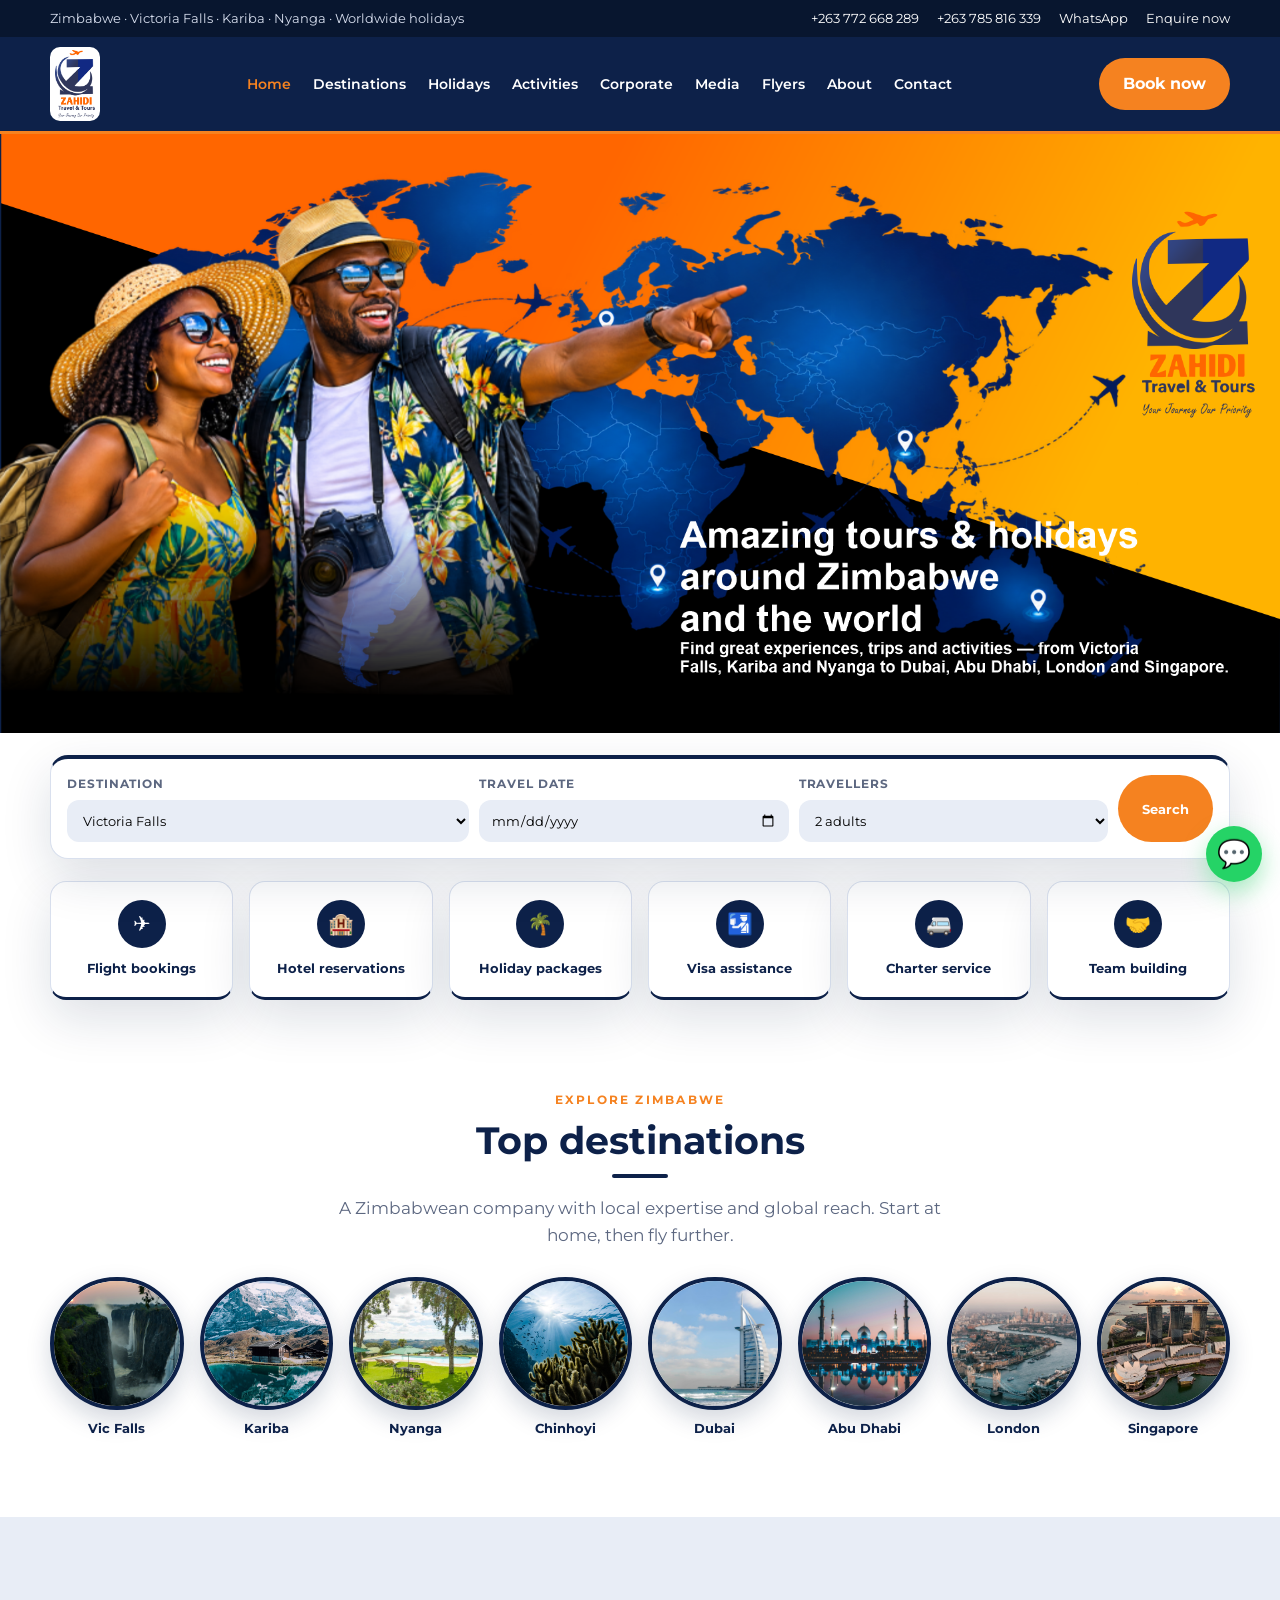
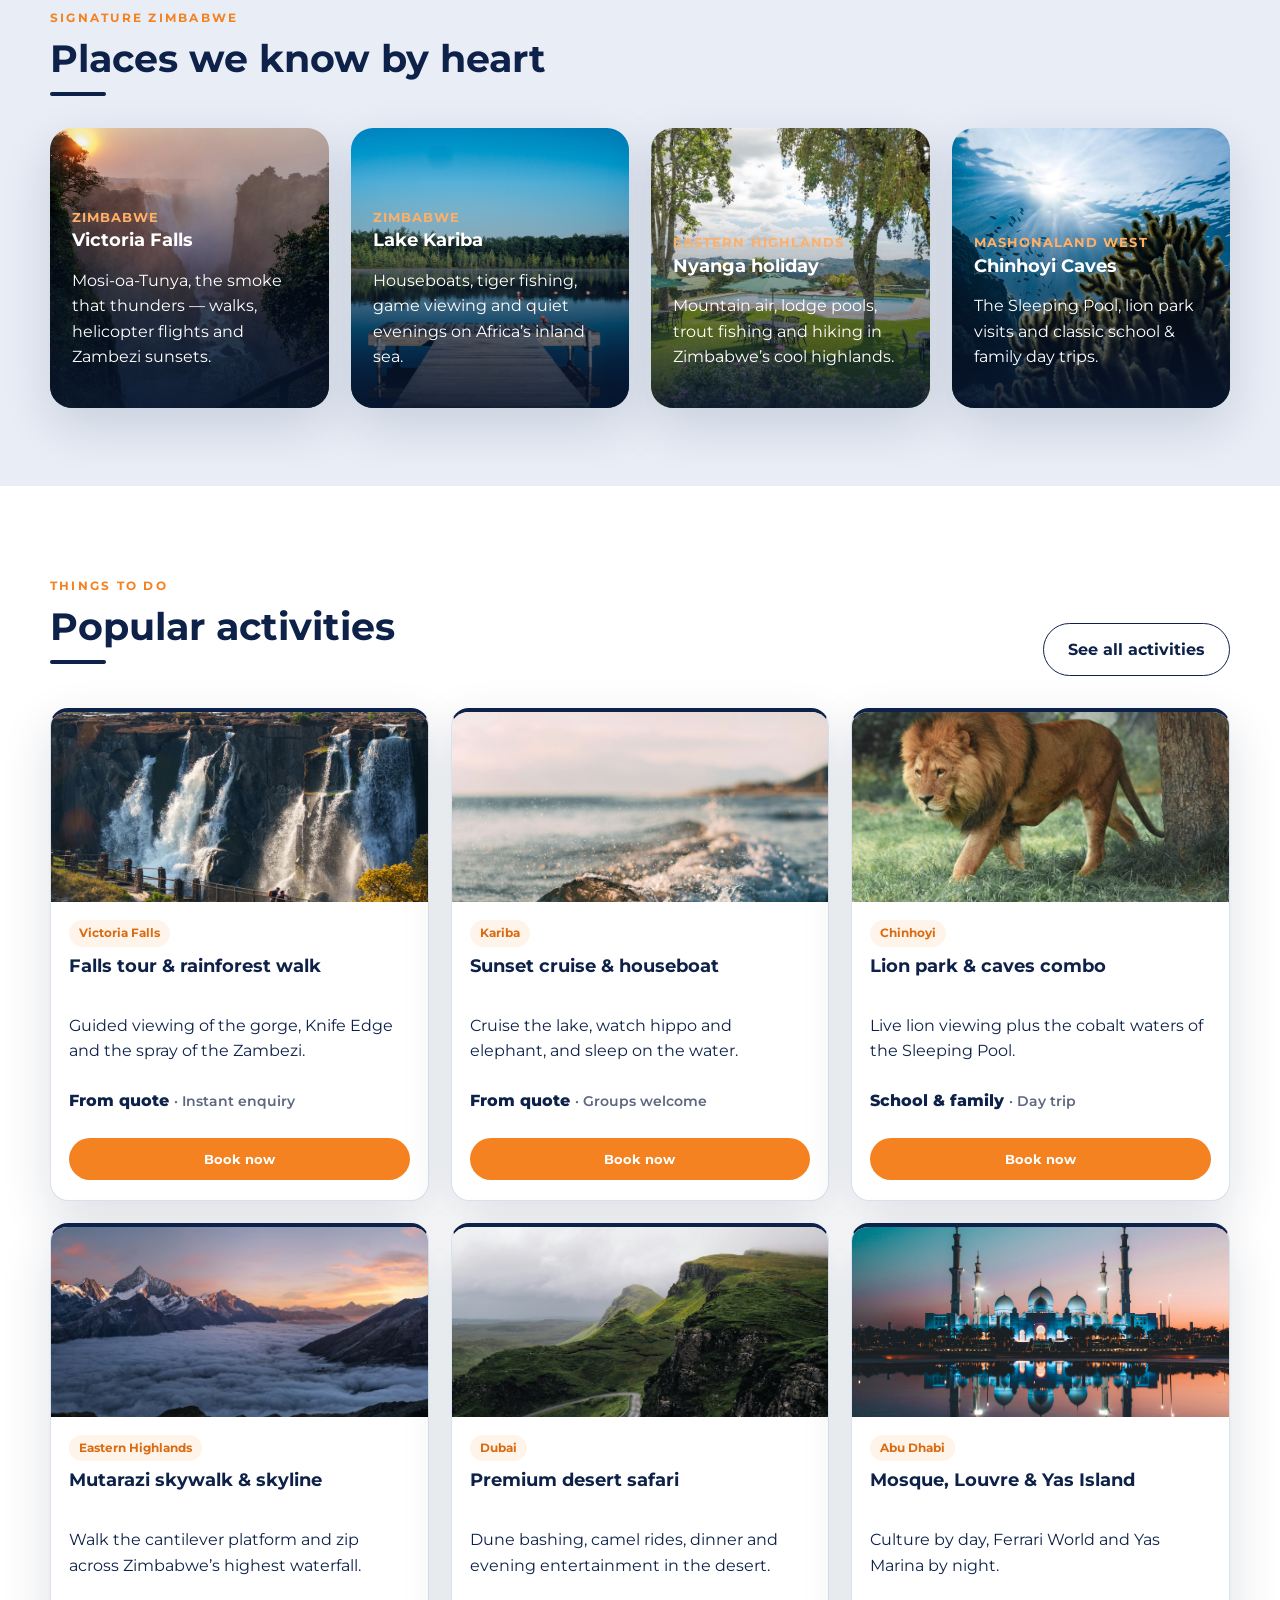
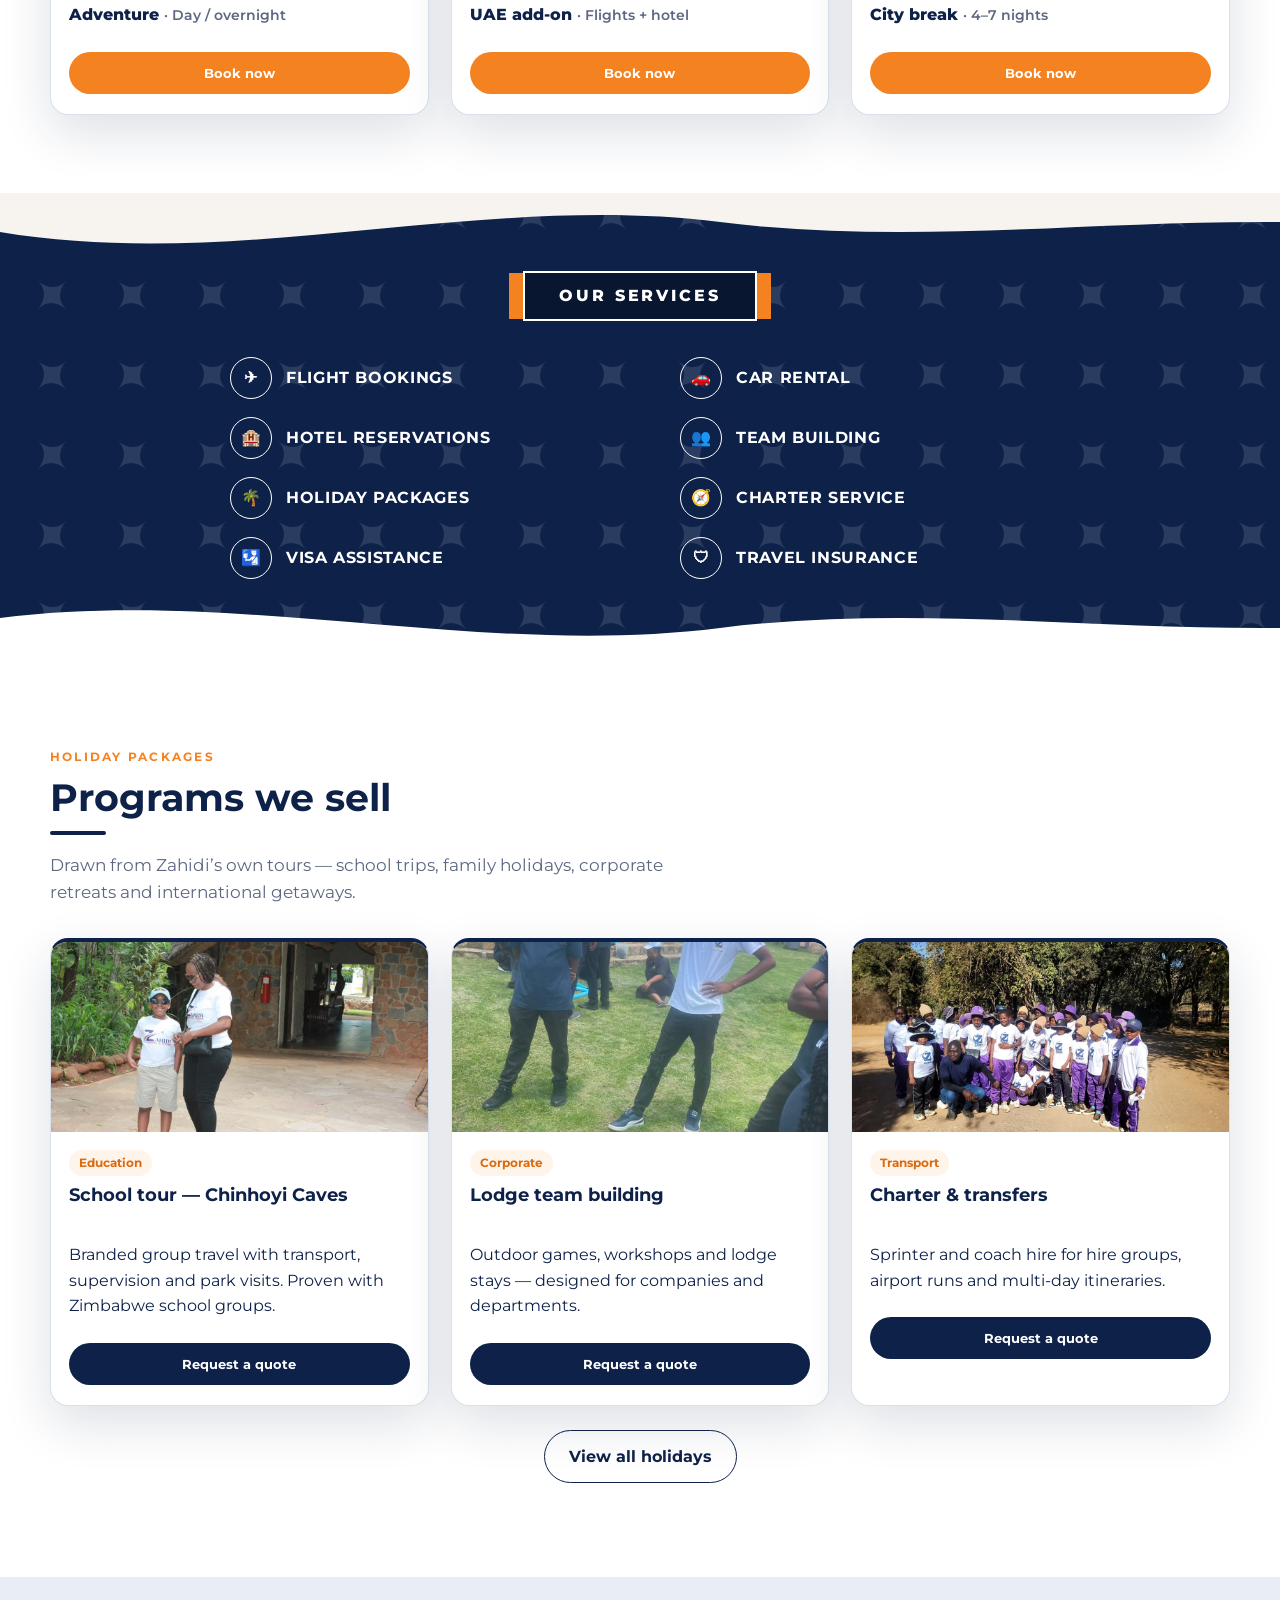
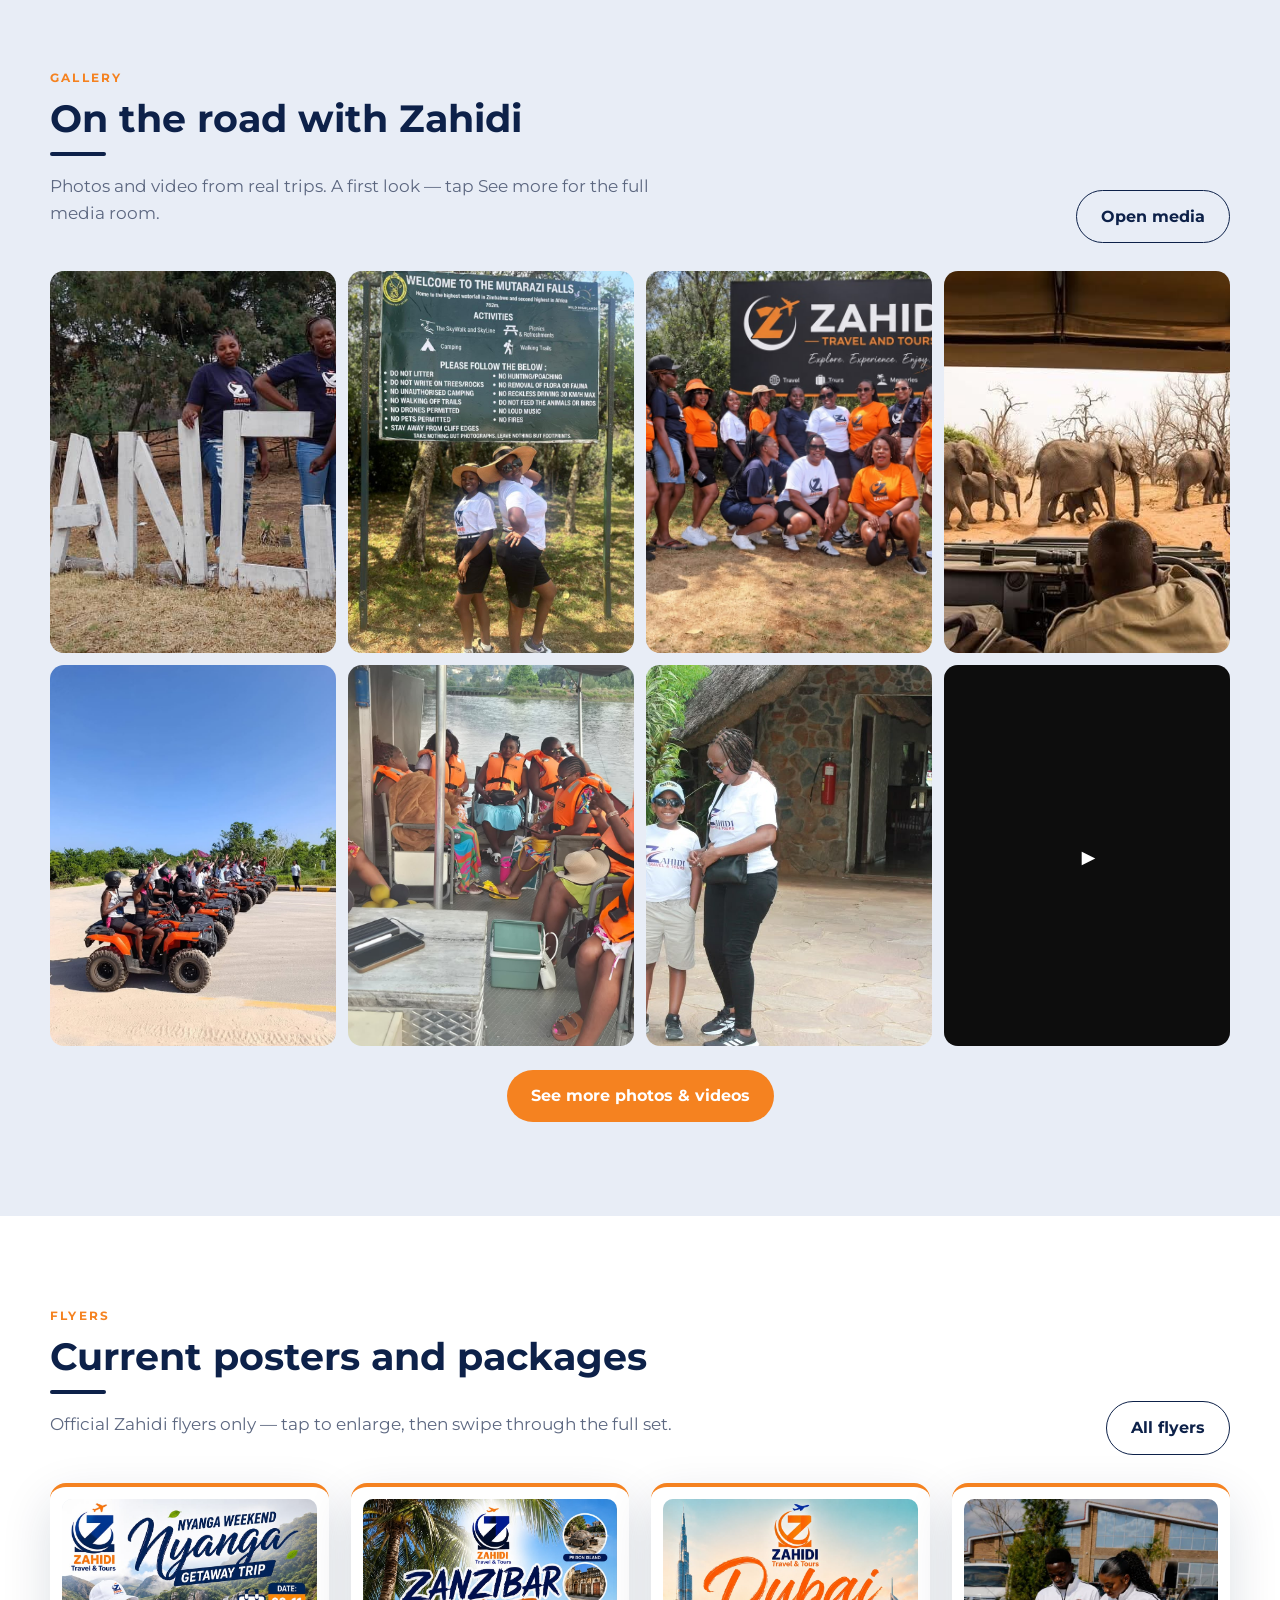
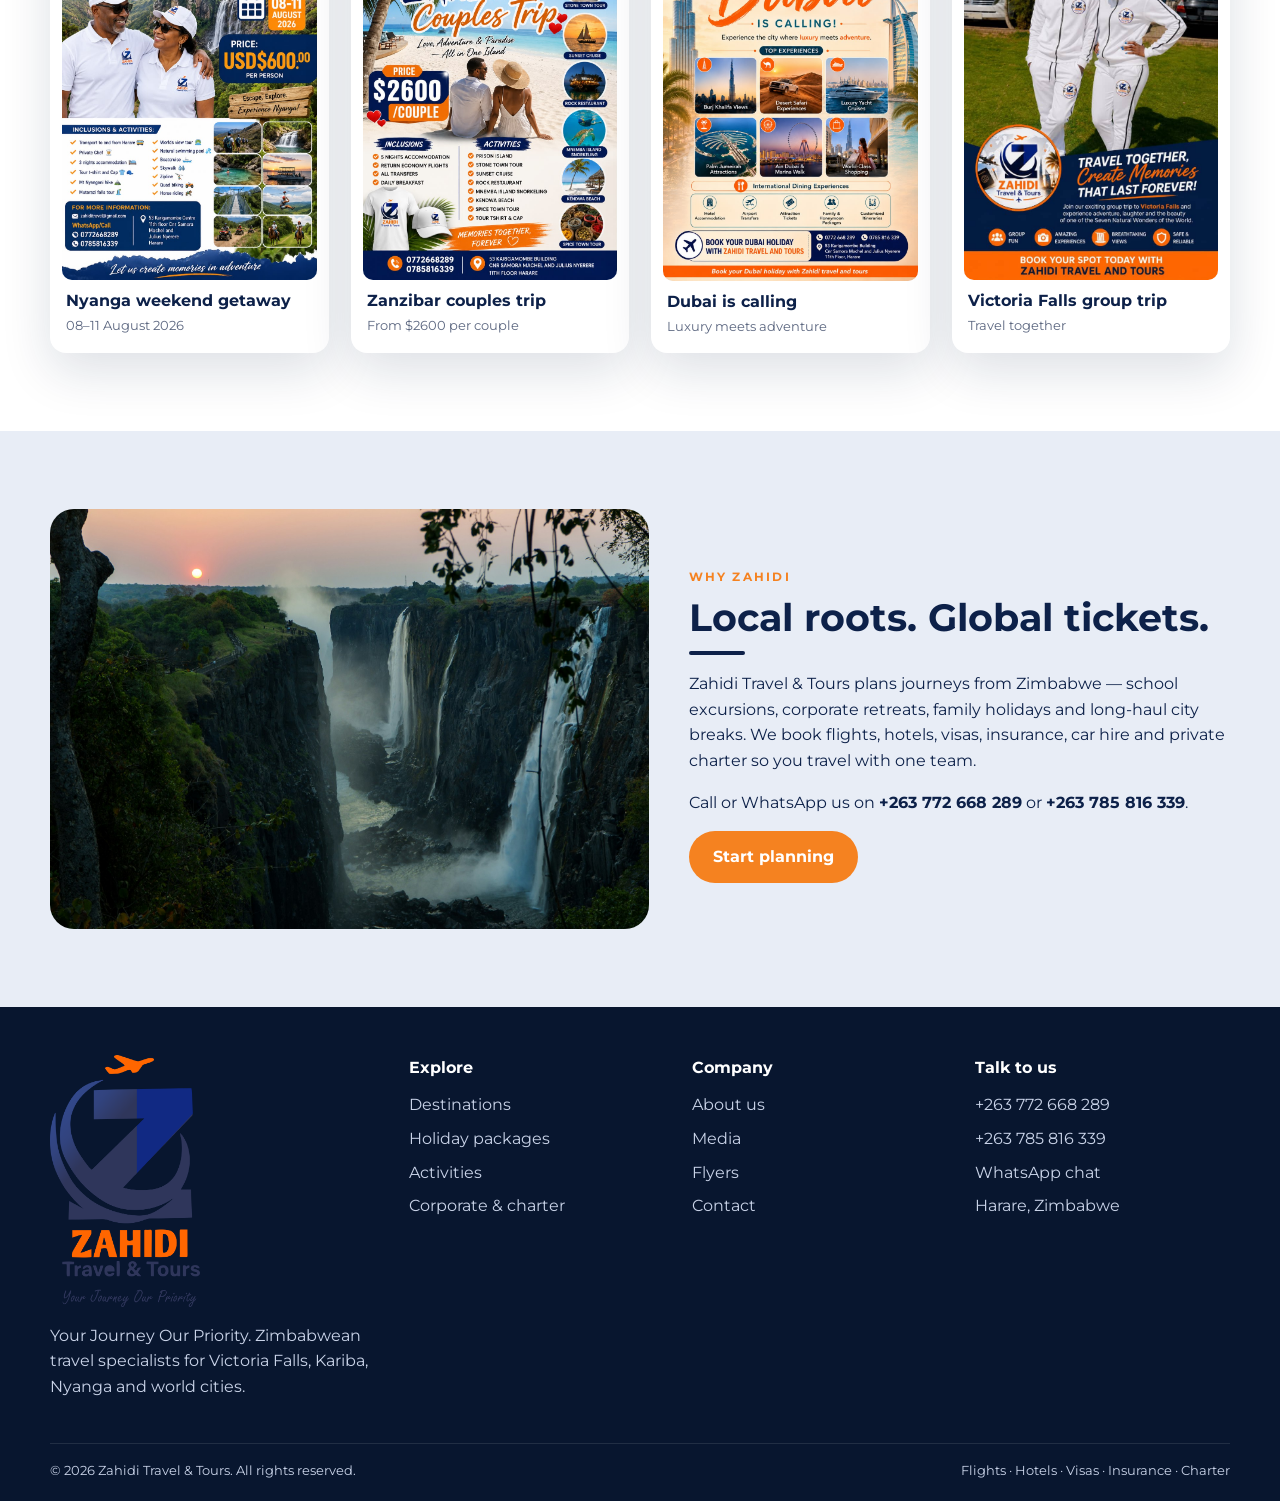
<file: index.html>
<!DOCTYPE html>
<html lang="en">
<head>
  <meta charset="UTF-8" />
  <meta name="viewport" content="width=device-width, initial-scale=1" />
  <title>Zahidi Travel & Tours | Your Journey Our Priority</title>
  <meta name="description" content="Zahidi Travel & Tours is a Zimbabwean travel company offering flights, holidays, team building, school tours and international packages to Dubai, Abu Dhabi, London and Singapore." />
  <link rel="preconnect" href="https://fonts.googleapis.com" />
  <link rel="preconnect" href="https://fonts.gstatic.com" crossorigin />
  <link href="https://fonts.googleapis.com/css2?family=Great+Vibes&family=Montserrat:wght@400;500;600;700;800&display=swap" rel="stylesheet" />
  <link rel="stylesheet" href="css/style.css" />
  <link rel="icon" href="images/brand/zahidi-logo.png" />
</head>
<body>
  <div class="topbar">
    <div class="container">
      <div>Zimbabwe · Victoria Falls · Kariba · Nyanga · Worldwide holidays</div>
      <div class="topbar-right">
        <a href="tel:+263772668289">+263 772 668 289</a>
        <a href="tel:+263785816339">+263 785 816 339</a>
        <a href="https://wa.me/263772668289" target="_blank" rel="noopener">WhatsApp</a>
        <a href="contact.html">Enquire now</a>
      </div>
    </div>
  </div>

  <header class="site-header">
    <div class="container header-inner">
      <a class="brand" href="index.html">
        <img src="images/brand/zahidi-logo.png" alt="Zahidi Travel & Tours" />
      </a>
      <button class="menu-toggle" onclick="toggleMenu()" aria-label="Open menu">☰</button>
      <nav id="siteNav">
        <ul>
          <li><a class="active" href="index.html">Home</a></li>
          <li><a href="destinations.html">Destinations</a></li>
          <li><a href="packages.html">Holidays</a></li>
          <li><a href="activities.html">Activities</a></li>
          <li><a href="corporate.html">Corporate</a></li>
          <li><a href="media.html">Media</a></li>
          <li><a href="flyers.html">Flyers</a></li>
          <li><a href="about.html">About</a></li>
          <li><a href="contact.html">Contact</a></li>
        </ul>
      </nav>
      <a class="btn btn-orange" href="contact.html">Book now</a>
    </div>
  </header>

  <section class="hero">
    <img class="hero-banner" src="images/brand/hero-banner.png" alt="Zahidi Travel & Tours — Amazing tours and holidays around Zimbabwe and the world" />
    <div class="hero-mobile-copy">
      <h1>Amazing tours &amp; holidays around Zimbabwe and the world</h1>
      <p>Find great experiences, trips and activities — from Victoria Falls, Kariba and Nyanga to Dubai, Abu Dhabi, London and Singapore.</p>
    </div>
  </section>

  <div class="container search-wrap">
    <form class="search-card" onsubmit="handleSearch(event)">
      <div>
        <label>Destination</label>
        <select name="destination">
          <option>Victoria Falls</option>
          <option>Lake Kariba</option>
          <option>Nyanga</option>
          <option>Chinhoyi Caves</option>
          <option>Mutarazi Falls</option>
          <option>Dubai</option>
          <option>Abu Dhabi</option>
          <option>London</option>
          <option>Singapore</option>
        </select>
      </div>
      <div>
        <label>Travel date</label>
        <input type="date" name="date" />
      </div>
      <div>
        <label>Travellers</label>
        <select name="people">
          <option>2 adults</option>
          <option>Family</option>
          <option>School group</option>
          <option>Corporate team</option>
        </select>
      </div>
      <button class="btn btn-orange" type="submit">Search</button>
    </form>
  </div>

  <div class="container">
    <div class="cats">
      <a class="cat" href="packages.html"><div class="icon">✈</div><strong>Flight bookings</strong></a>
      <a class="cat" href="packages.html"><div class="icon">🏨</div><strong>Hotel reservations</strong></a>
      <a class="cat" href="packages.html"><div class="icon">🌴</div><strong>Holiday packages</strong></a>
      <a class="cat" href="contact.html"><div class="icon">🛂</div><strong>Visa assistance</strong></a>
      <a class="cat" href="corporate.html"><div class="icon">🚐</div><strong>Charter service</strong></a>
      <a class="cat" href="corporate.html"><div class="icon">🤝</div><strong>Team building</strong></a>
    </div>
  </div>

  <section class="section">
    <div class="container center">
      <p class="eyebrow">Explore Zimbabwe</p>
      <h2>Top destinations</h2>
      <p class="lead">A Zimbabwean company with local expertise and global reach. Start at home, then fly further.</p>
      <div class="round-row">
        <a class="round-item" href="destinations.html#victoria-falls"><img src="images/destinations/victoria-falls.jpg" alt="Victoria Falls" /><span>Vic Falls</span></a>
        <a class="round-item" href="destinations.html#kariba"><img src="images/destinations/kariba.jpg" alt="Lake Kariba" /><span>Kariba</span></a>
        <a class="round-item" href="destinations.html#nyanga"><img src="images/destinations/nyanga.png" alt="Nyanga" /><span>Nyanga</span></a>
        <a class="round-item" href="destinations.html#chinhoyi"><img src="images/activities/cave.jpg" alt="Chinhoyi Caves" /><span>Chinhoyi</span></a>
        <a class="round-item" href="destinations.html#dubai"><img src="images/destinations/dubai.jpg" alt="Dubai" /><span>Dubai</span></a>
        <a class="round-item" href="destinations.html#abu-dhabi"><img src="images/destinations/abu-dhabi.jpg" alt="Abu Dhabi" /><span>Abu Dhabi</span></a>
        <a class="round-item" href="destinations.html#london"><img src="images/destinations/london.jpg" alt="London" /><span>London</span></a>
        <a class="round-item" href="destinations.html#singapore"><img src="images/destinations/singapore.jpg" alt="Singapore" /><span>Singapore</span></a>
      </div>
    </div>
  </section>

  <section class="section" style="background:var(--cream)">
    <div class="container">
      <p class="eyebrow">Signature Zimbabwe</p>
      <h2>Places we know by heart</h2>
      <div class="dest-grid">
        <a class="dest-card" href="destinations.html#victoria-falls">
          <img src="images/destinations/victoria-falls-sunrise.jpg" alt="Victoria Falls sunrise" />
          <div class="cap"><small>Zimbabwe</small><h3>Victoria Falls</h3><p>Mosi-oa-Tunya, the smoke that thunders — walks, helicopter flights and Zambezi sunsets.</p></div>
        </a>
        <a class="dest-card" href="destinations.html#kariba">
          <img src="images/destinations/sunset-lake.jpg" alt="Lake Kariba sunset" />
          <div class="cap"><small>Zimbabwe</small><h3>Lake Kariba</h3><p>Houseboats, tiger fishing, game viewing and quiet evenings on Africa’s inland sea.</p></div>
        </a>
        <a class="dest-card" href="destinations.html#nyanga">
          <img src="images/destinations/nyanga.png" alt="Nyanga holiday resort" />
          <div class="cap"><small>Eastern Highlands</small><h3>Nyanga holiday</h3><p>Mountain air, lodge pools, trout fishing and hiking in Zimbabwe’s cool highlands.</p></div>
        </a>
        <a class="dest-card" href="destinations.html#chinhoyi">
          <img src="images/activities/cave.jpg" alt="Chinhoyi Caves" />
          <div class="cap"><small>Mashonaland West</small><h3>Chinhoyi Caves</h3><p>The Sleeping Pool, lion park visits and classic school &amp; family day trips.</p></div>
        </a>
      </div>
    </div>
  </section>

  <section class="section">
    <div class="container">
      <div style="display:flex;justify-content:space-between;align-items:end;gap:16px;flex-wrap:wrap">
        <div>
          <p class="eyebrow">Things to do</p>
          <h2>Popular activities</h2>
        </div>
        <a class="btn btn-outline" href="activities.html">See all activities</a>
      </div>
      <div class="card-grid">
        <article class="card">
          <img src="images/destinations/victoria-falls-bridge.jpg" alt="Victoria Falls viewing" />
          <div class="card-body">
            <span class="tag">Victoria Falls</span>
            <h3>Falls tour &amp; rainforest walk</h3>
            <p>Guided viewing of the gorge, Knife Edge and the spray of the Zambezi.</p>
            <p class="price">From quote <span>· Instant enquiry</span></p>
            <button class="btn btn-orange" onclick="enquire('Victoria Falls rainforest walk')">Book now</button>
          </div>
        </article>
        <article class="card">
          <img src="images/activities/boat.jpg" alt="Kariba boat cruise" />
          <div class="card-body">
            <span class="tag">Kariba</span>
            <h3>Sunset cruise &amp; houseboat</h3>
            <p>Cruise the lake, watch hippo and elephant, and sleep on the water.</p>
            <p class="price">From quote <span>· Groups welcome</span></p>
            <button class="btn btn-orange" onclick="enquire('Kariba houseboat cruise')">Book now</button>
          </div>
        </article>
        <article class="card">
          <img src="images/activities/lion.jpg" alt="Lion viewing" />
          <div class="card-body">
            <span class="tag">Chinhoyi</span>
            <h3>Lion park &amp; caves combo</h3>
            <p>Live lion viewing plus the cobalt waters of the Sleeping Pool.</p>
            <p class="price">School &amp; family <span>· Day trip</span></p>
            <button class="btn btn-orange" onclick="enquire('Chinhoyi Caves and Lion Park')">Book now</button>
          </div>
        </article>
        <article class="card">
          <img src="images/activities/zipline.jpg" alt="Mutarazi skywalk" />
          <div class="card-body">
            <span class="tag">Eastern Highlands</span>
            <h3>Mutarazi skywalk &amp; skyline</h3>
            <p>Walk the cantilever platform and zip across Zimbabwe’s highest waterfall.</p>
            <p class="price">Adventure <span>· Day / overnight</span></p>
            <button class="btn btn-orange" onclick="enquire('Mutarazi Falls Skywalk')">Book now</button>
          </div>
        </article>
        <article class="card">
          <img src="images/activities/desert-safari.jpg" alt="Dubai desert safari" />
          <div class="card-body">
            <span class="tag">Dubai</span>
            <h3>Premium desert safari</h3>
            <p>Dune bashing, camel rides, dinner and evening entertainment in the desert.</p>
            <p class="price">UAE add-on <span>· Flights + hotel</span></p>
            <button class="btn btn-orange" onclick="enquire('Dubai desert safari package')">Book now</button>
          </div>
        </article>
        <article class="card">
          <img src="images/destinations/abu-dhabi.jpg" alt="Sheikh Zayed Mosque" />
          <div class="card-body">
            <span class="tag">Abu Dhabi</span>
            <h3>Mosque, Louvre &amp; Yas Island</h3>
            <p>Culture by day, Ferrari World and Yas Marina by night.</p>
            <p class="price">City break <span>· 4–7 nights</span></p>
            <button class="btn btn-orange" onclick="enquire('Abu Dhabi holiday')">Book now</button>
          </div>
        </article>
      </div>
    </div>
  </section>

  <section class="services section">
    <svg class="wave wave-top" viewBox="0 0 1440 70" preserveAspectRatio="none"><path fill="#f7f4ef" d="M0,40 C240,80 480,0 720,30 C960,60 1200,10 1440,40 L1440,0 L0,0 Z"/></svg>
    <div class="container">
      <div class="services-title"><span>OUR SERVICES</span></div>
      <div class="service-grid">
        <div class="service-item"><span class="icon">✈</span> FLIGHT BOOKINGS</div>
        <div class="service-item"><span class="icon">🚗</span> CAR RENTAL</div>
        <div class="service-item"><span class="icon">🏨</span> HOTEL RESERVATIONS</div>
        <div class="service-item"><span class="icon">👥</span> TEAM BUILDING</div>
        <div class="service-item"><span class="icon">🌴</span> HOLIDAY PACKAGES</div>
        <div class="service-item"><span class="icon">🧭</span> CHARTER SERVICE</div>
        <div class="service-item"><span class="icon">🛂</span> VISA ASSISTANCE</div>
        <div class="service-item"><span class="icon">🛡</span> TRAVEL INSURANCE</div>
      </div>
    </div>
    <svg class="wave wave-bottom" viewBox="0 0 1440 70" preserveAspectRatio="none"><path fill="#ffffff" d="M0,30 C240,0 480,70 720,40 C960,10 1200,60 1440,30 L1440,70 L0,70 Z"/></svg>
  </section>

  <section class="section">
    <div class="container">
      <p class="eyebrow">Holiday packages</p>
      <h2>Programs we sell</h2>
      <p class="lead">Drawn from Zahidi’s own tours — school trips, family holidays, corporate retreats and international getaways.</p>
      <div class="card-grid">
        <article class="card">
          <img src="images/media/media-047.jpeg" alt="School group at Chinhoyi" />
          <div class="card-body">
            <span class="tag">Education</span>
            <h3>School tour — Chinhoyi Caves</h3>
            <p>Branded group travel with transport, supervision and park visits. Proven with Zimbabwe school groups.</p>
            <button class="btn btn-navy" onclick="enquire('School tour to Chinhoyi Caves')">Request a quote</button>
          </div>
        </article>
        <article class="card">
          <img src="images/media/media-007.jpeg" alt="Corporate team building" />
          <div class="card-body">
            <span class="tag">Corporate</span>
            <h3>Lodge team building</h3>
            <p>Outdoor games, workshops and lodge stays — designed for companies and departments.</p>
            <button class="btn btn-navy" onclick="enquire('Corporate team building retreat')">Request a quote</button>
          </div>
        </article>
        <article class="card">
          <img src="images/media/media-046.jpeg" alt="Zahidi charter van" />
          <div class="card-body">
            <span class="tag">Transport</span>
            <h3>Charter &amp; transfers</h3>
            <p>Sprinter and coach hire for hire groups, airport runs and multi-day itineraries.</p>
            <button class="btn btn-navy" onclick="enquire('Charter van hire')">Request a quote</button>
          </div>
        </article>
      </div>
      <p class="see-more-wrap"><a class="btn btn-outline" href="packages.html">View all holidays</a></p>
    </div>
  </section>

  <section class="section" style="background:var(--cream)">
    <div class="container">
      <div style="display:flex;justify-content:space-between;align-items:end;gap:16px;flex-wrap:wrap">
        <div>
          <p class="eyebrow">Gallery</p>
          <h2>On the road with Zahidi</h2>
          <p class="lead">Photos and video from real trips. A first look — tap See more for the full media room.</p>
        </div>
        <a class="btn btn-outline" href="media.html">Open media</a>
      </div>
      <div class="media-grid">
        <div class="media-item" data-lightbox="images/media/media-073.jpeg" onclick="openLightbox('images/media/media-073.jpeg', false, this)"><img src="images/media/media-073.jpeg" alt="Nyanga sign" /></div>
        <div class="media-item" data-lightbox="images/media/media-068.jpeg" onclick="openLightbox('images/media/media-068.jpeg', false, this)"><img src="images/media/media-068.jpeg" alt="Mutarazi Falls" /></div>
        <div class="media-item" data-lightbox="images/media/media-074.jpeg" onclick="openLightbox('images/media/media-074.jpeg', false, this)"><img src="images/media/media-074.jpeg" alt="Zahidi team" /></div>
        <div class="media-item" data-lightbox="images/media/media-082.jpeg" onclick="openLightbox('images/media/media-082.jpeg', false, this)"><img src="images/media/media-082.jpeg" alt="Safari elephants" /></div>
        <div class="media-item" data-lightbox="images/media/media-086.jpeg" onclick="openLightbox('images/media/media-086.jpeg', false, this)"><img src="images/media/media-086.jpeg" alt="Quad bike fun" /></div>
        <div class="media-item" data-lightbox="images/media/media-072.jpeg" onclick="openLightbox('images/media/media-072.jpeg', false, this)"><img src="images/media/media-072.jpeg" alt="Boat cruise" /></div>
        <div class="media-item" data-lightbox="images/media/media-047.jpeg" onclick="openLightbox('images/media/media-047.jpeg', false, this)"><img src="images/media/media-047.jpeg" alt="School tour" /></div>
        <div class="media-item video" data-lightbox="images/media/media-066.mp4" data-video="true" onclick="openLightbox('images/media/media-066.mp4', true, this)"><video src="images/media/media-066.mp4" muted></video></div>
      </div>
      <p class="see-more-wrap"><a class="btn btn-orange" href="media.html">See more photos &amp; videos</a></p>
    </div>
  </section>

  <section class="section">
    <div class="container">
      <div style="display:flex;justify-content:space-between;align-items:end;gap:16px;flex-wrap:wrap">
        <div>
          <p class="eyebrow">Flyers</p>
          <h2>Current posters and packages</h2>
          <p class="lead">Official Zahidi flyers only — tap to enlarge, then swipe through the full set.</p>
        </div>
        <a class="btn btn-outline" href="flyers.html">All flyers</a>
      </div>
      <div class="flyer-grid">
        <article class="flyer-card" data-lightbox="images/flyers/flyer-09.jpg" onclick="openLightbox('images/flyers/flyer-09.jpg', false, this)">
          <img src="images/flyers/flyer-09.jpg" alt="Nyanga weekend getaway flyer" />
          <h3>Nyanga weekend getaway</h3>
          <p>08–11 August 2026</p>
        </article>
        <article class="flyer-card" data-lightbox="images/flyers/flyer-11.jpg" onclick="openLightbox('images/flyers/flyer-11.jpg', false, this)">
          <img src="images/flyers/flyer-11.jpg" alt="Zanzibar couples trip flyer" />
          <h3>Zanzibar couples trip</h3>
          <p>From $2600 per couple</p>
        </article>
        <article class="flyer-card" data-lightbox="images/flyers/flyer-06.jpg" onclick="openLightbox('images/flyers/flyer-06.jpg', false, this)">
          <img src="images/flyers/flyer-06.jpg" alt="Dubai holiday flyer" />
          <h3>Dubai is calling</h3>
          <p>Luxury meets adventure</p>
        </article>
        <article class="flyer-card" data-lightbox="images/flyers/flyer-01.jpg" onclick="openLightbox('images/flyers/flyer-01.jpg', false, this)">
          <img src="images/flyers/flyer-01.jpg" alt="Victoria Falls group trip flyer" />
          <h3>Victoria Falls group trip</h3>
          <p>Travel together</p>
        </article>
      </div>
    </div>
  </section>

  <section class="section" style="background:var(--cream)">
    <div class="container split">
      <img src="images/destinations/victoria-falls.jpg" alt="Victoria Falls mist" />
      <div>
        <p class="eyebrow">Why Zahidi</p>
        <h2>Local roots. Global tickets.</h2>
        <p>Zahidi Travel &amp; Tours plans journeys from Zimbabwe — school excursions, corporate retreats, family holidays and long-haul city breaks. We book flights, hotels, visas, insurance, car hire and private charter so you travel with one team.</p>
        <p>Call or WhatsApp us on <strong>+263 772 668 289</strong> or <strong>+263 785 816 339</strong>.</p>
        <a class="btn btn-orange" href="contact.html">Start planning</a>
      </div>
    </div>
  </section>

  <footer>
    <div class="container footer-grid">
      <div class="footer-brand">
        <img src="images/brand/zahidi-logo.png" alt="Zahidi Travel & Tours" />
        <p>Your Journey Our Priority. Zimbabwean travel specialists for Victoria Falls, Kariba, Nyanga and world cities.</p>
      </div>
      <div>
        <h4>Explore</h4>
        <ul>
          <li><a href="destinations.html">Destinations</a></li>
          <li><a href="packages.html">Holiday packages</a></li>
          <li><a href="activities.html">Activities</a></li>
          <li><a href="corporate.html">Corporate &amp; charter</a></li>
        </ul>
      </div>
      <div>
        <h4>Company</h4>
        <ul>
          <li><a href="about.html">About us</a></li>
          <li><a href="media.html">Media</a></li>
          <li><a href="flyers.html">Flyers</a></li>
          <li><a href="contact.html">Contact</a></li>
        </ul>
      </div>
      <div>
        <h4>Talk to us</h4>
        <ul>
          <li><a href="tel:+263772668289">+263 772 668 289</a></li>
          <li><a href="tel:+263785816339">+263 785 816 339</a></li>
          <li><a href="https://wa.me/263772668289">WhatsApp chat</a></li>
          <li>Harare, Zimbabwe</li>
        </ul>
      </div>
    </div>
    <div class="container copy">
      <span>© 2026 Zahidi Travel &amp; Tours. All rights reserved.</span>
      <span>Flights · Hotels · Visas · Insurance · Charter</span>
    </div>
  </footer>

  <a class="whatsapp-float" href="https://wa.me/263772668289" target="_blank" rel="noopener" aria-label="WhatsApp">💬</a>
  <div class="lightbox" id="lightbox" onclick="closeLightbox()">
    <button class="lightbox-close" type="button">×</button>
    <button class="lightbox-nav prev" type="button" onclick="event.stopPropagation(); lightboxNav(-1)">‹</button>
    <img id="lightboxImg" alt="Gallery photo" />
    <video id="lightboxVid" controls></video>
    <button class="lightbox-nav next" type="button" onclick="event.stopPropagation(); lightboxNav(1)">›</button>
  </div>
  <script src="js/main.js"></script>
</body>
</html>
</file>
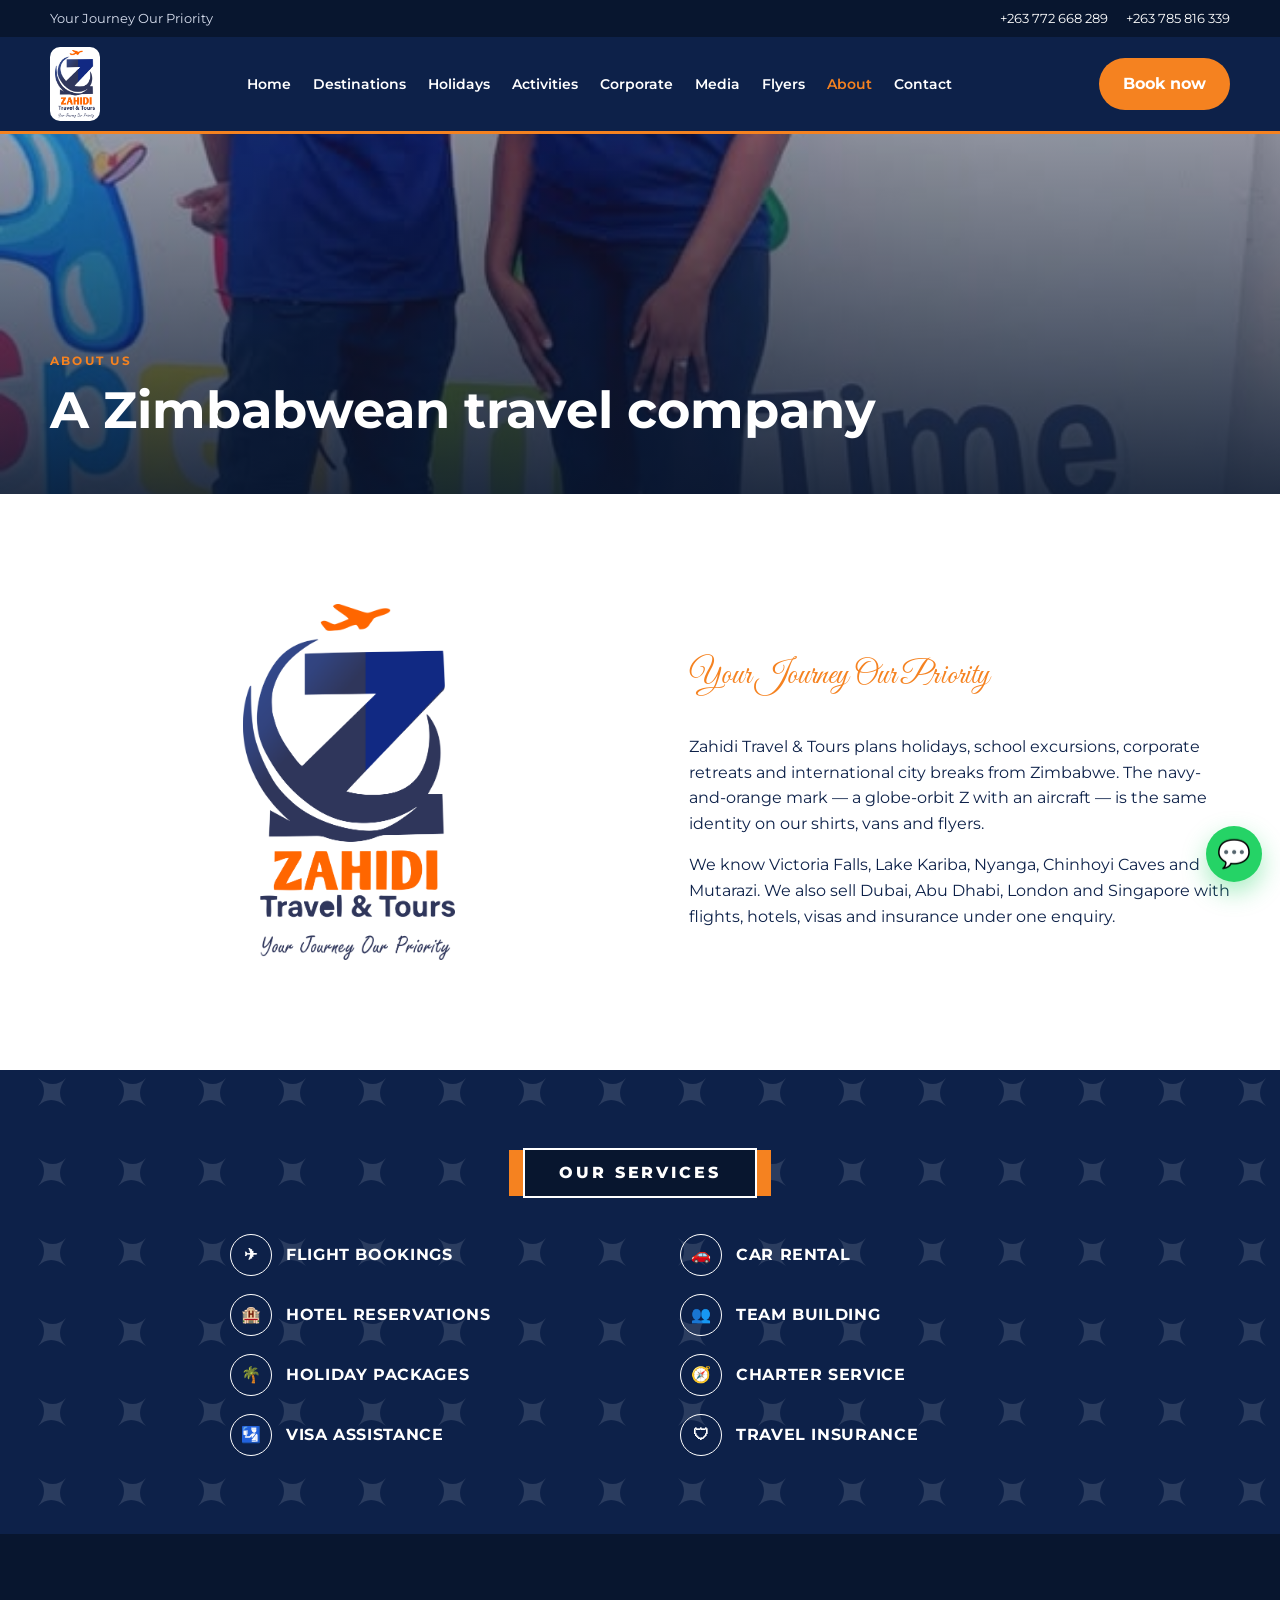
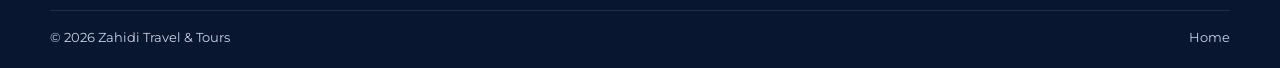
<file: about.html>
<!DOCTYPE html>
<html lang="en">
<head>
  <meta charset="UTF-8" />
  <meta name="viewport" content="width=device-width, initial-scale=1" />
  <title>About | Zahidi Travel & Tours</title>
  <link href="https://fonts.googleapis.com/css2?family=Great+Vibes&family=Montserrat:wght@400;600;700;800&display=swap" rel="stylesheet" />
  <link rel="stylesheet" href="css/style.css" />
  <link rel="icon" href="images/brand/zahidi-logo.png" />
</head>
<body>
  <div class="topbar"><div class="container"><div>Your Journey Our Priority</div><div class="topbar-right"><a href="tel:+263772668289">+263 772 668 289</a><a href="tel:+263785816339">+263 785 816 339</a></div></div></div>
  <header class="site-header"><div class="container header-inner">
    <a class="brand" href="index.html"><img src="images/brand/zahidi-logo.png" alt="Zahidi Travel &amp; Tours" /></a>
    <button class="menu-toggle" onclick="toggleMenu()">☰</button>
    <nav id="siteNav"><ul>
      <li><a href="index.html">Home</a></li>
      <li><a href="destinations.html">Destinations</a></li>
      <li><a href="packages.html">Holidays</a></li>
      <li><a href="activities.html">Activities</a></li>
      <li><a href="corporate.html">Corporate</a></li>
      <li><a href="media.html">Media</a></li>
      <li><a href="flyers.html">Flyers</a></li>
      <li><a class="active" href="about.html">About</a></li>
      <li><a href="contact.html">Contact</a></li>
    </ul></nav>
    <a class="btn btn-orange" href="contact.html">Book now</a>
  </div></header>

  <section class="page-hero">
    <img src="images/media/media-065.jpeg" alt="Zahidi team" />
    <div class="overlay"></div>
    <div class="container"><p class="eyebrow">About us</p><h1>A Zimbabwean travel company</h1></div>
  </section>

  <section class="section">
    <div class="container split">
      <img src="images/brand/zahidi-logo.png" alt="Zahidi logo" style="object-fit:contain;background:#fff;padding:32px" />
      <div>
        <p class="script" style="color:var(--orange);font-family:var(--script);font-size:2rem">Your Journey Our Priority</p>
        <p>Zahidi Travel &amp; Tours plans holidays, school excursions, corporate retreats and international city breaks from Zimbabwe. The navy-and-orange mark — a globe-orbit Z with an aircraft — is the same identity on our shirts, vans and flyers.</p>
        <p>We know Victoria Falls, Lake Kariba, Nyanga, Chinhoyi Caves and Mutarazi. We also sell Dubai, Abu Dhabi, London and Singapore with flights, hotels, visas and insurance under one enquiry.</p>
      </div>
    </div>
  </section>

  <section class="services section">
    <div class="container">
      <div class="services-title"><span>OUR SERVICES</span></div>
      <div class="service-grid">
        <div class="service-item"><span class="icon">✈</span> FLIGHT BOOKINGS</div>
        <div class="service-item"><span class="icon">🚗</span> CAR RENTAL</div>
        <div class="service-item"><span class="icon">🏨</span> HOTEL RESERVATIONS</div>
        <div class="service-item"><span class="icon">👥</span> TEAM BUILDING</div>
        <div class="service-item"><span class="icon">🌴</span> HOLIDAY PACKAGES</div>
        <div class="service-item"><span class="icon">🧭</span> CHARTER SERVICE</div>
        <div class="service-item"><span class="icon">🛂</span> VISA ASSISTANCE</div>
        <div class="service-item"><span class="icon">🛡</span> TRAVEL INSURANCE</div>
      </div>
    </div>
  </section>
  <footer><div class="container copy"><span>© 2026 Zahidi Travel &amp; Tours</span><a href="index.html">Home</a></div></footer>
  <a class="whatsapp-float" href="https://wa.me/263772668289">💬</a>
  <script src="js/main.js"></script>
</body>
</html>
</file>
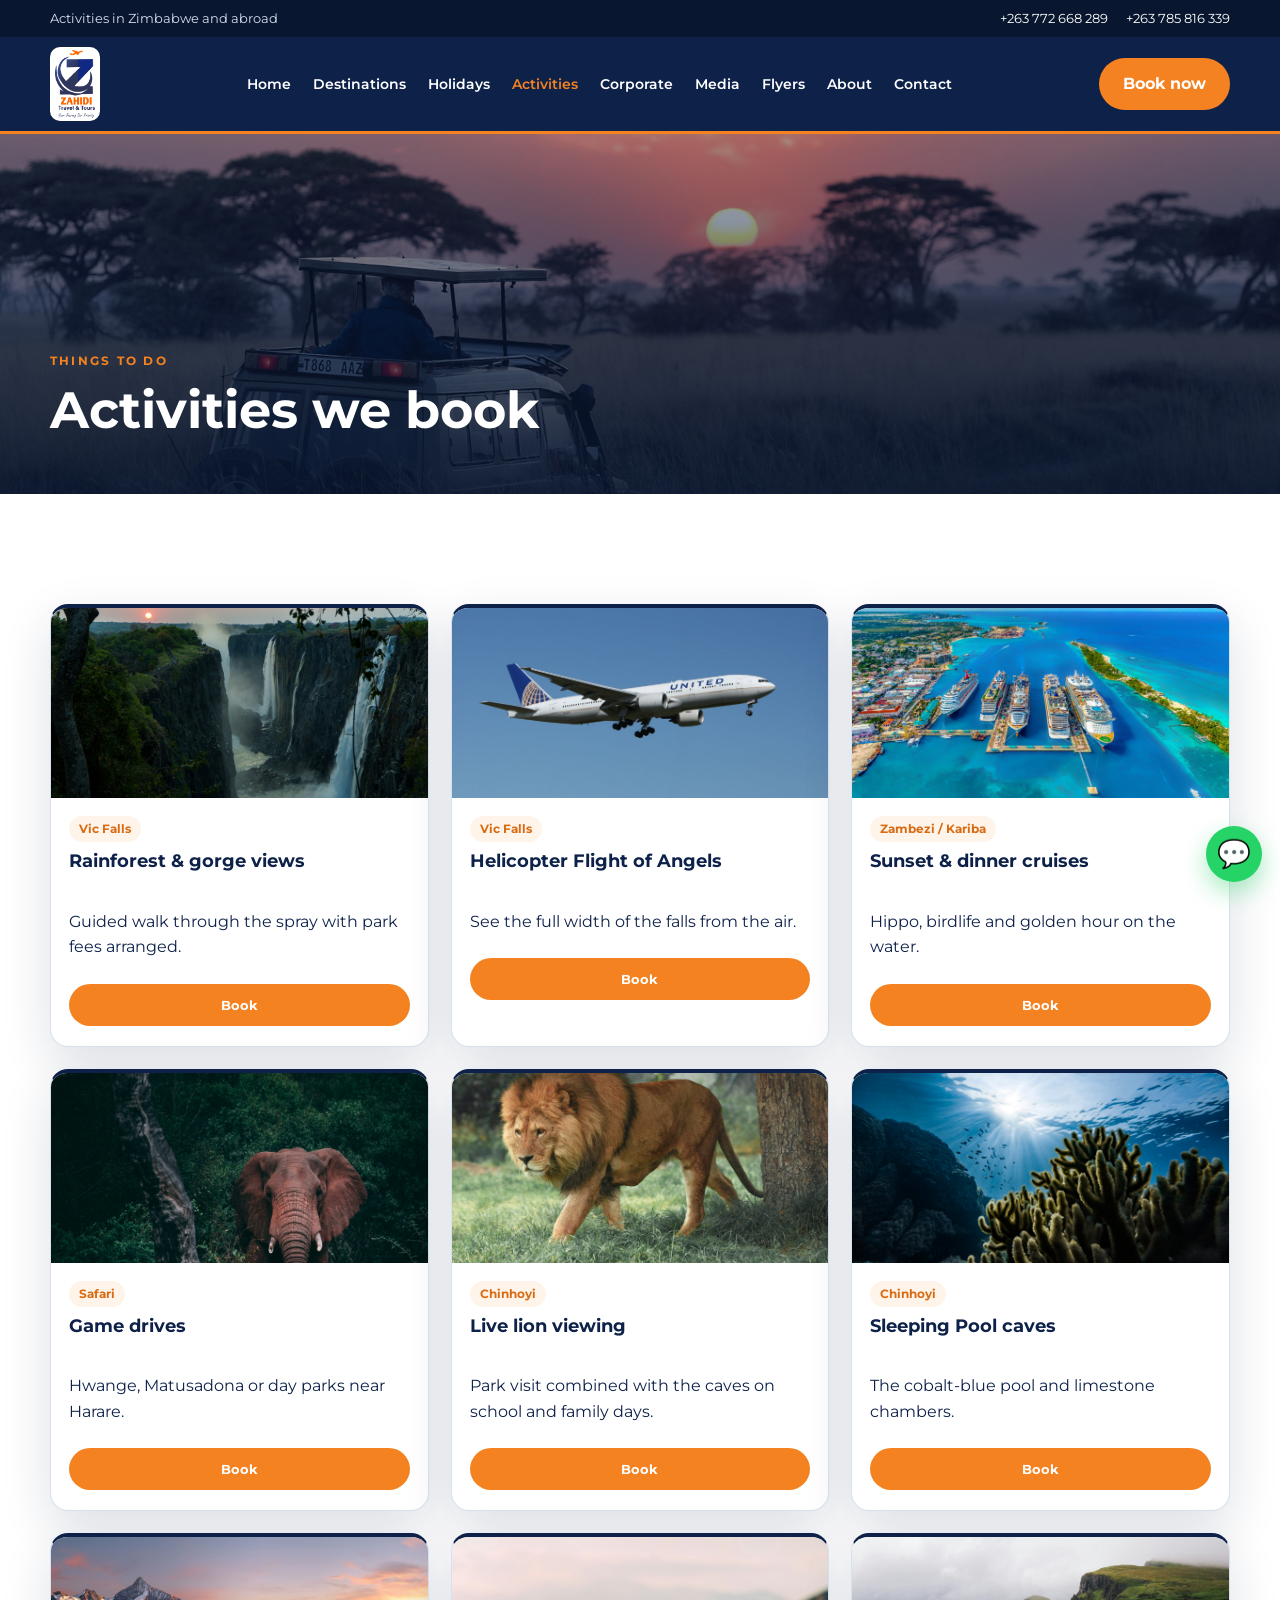
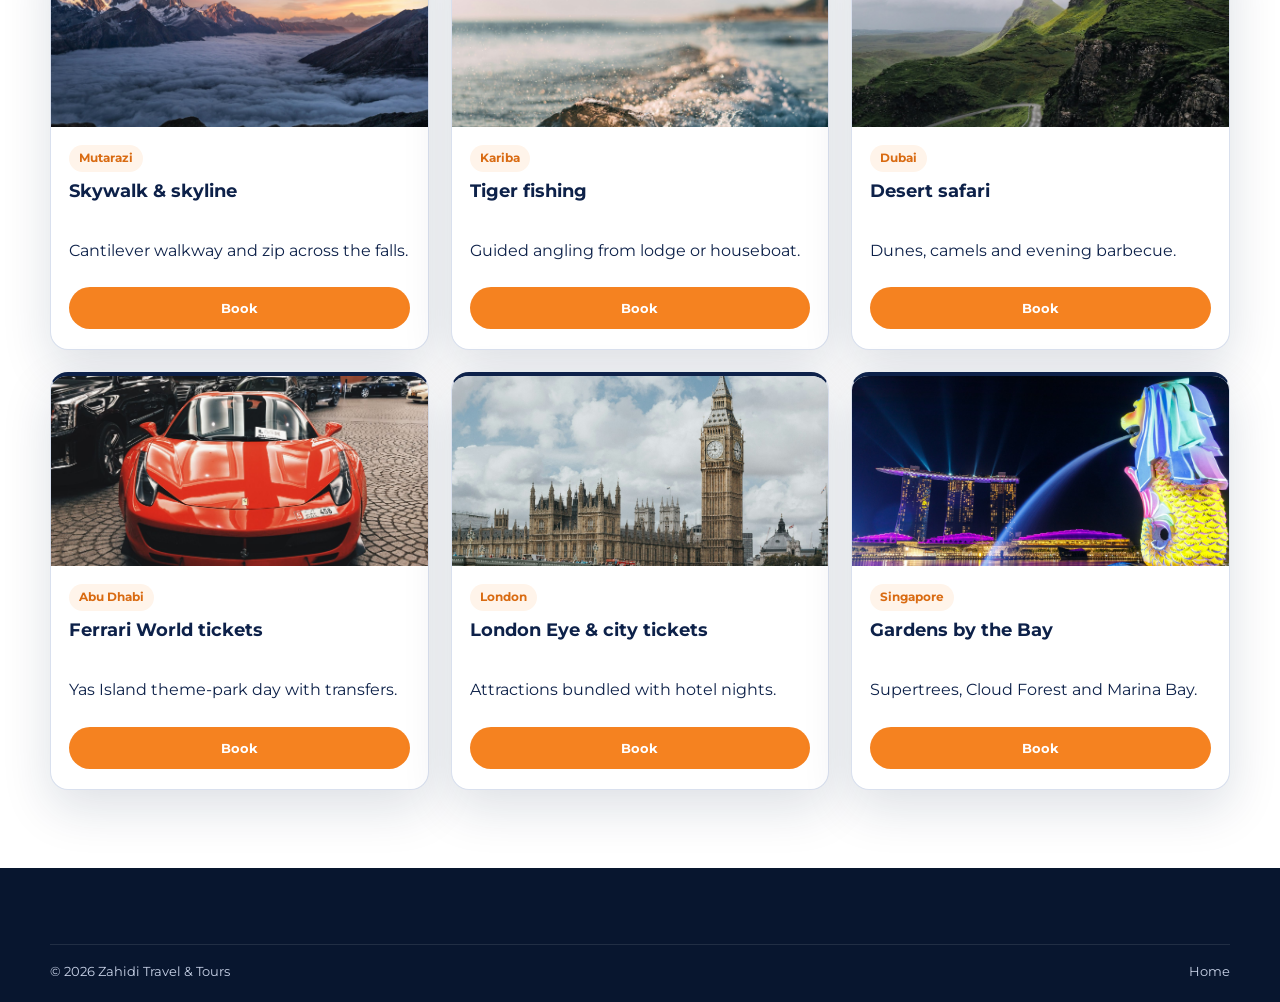
<file: activities.html>
<!DOCTYPE html>
<html lang="en">
<head>
  <meta charset="UTF-8" />
  <meta name="viewport" content="width=device-width, initial-scale=1" />
  <title>Activities | Zahidi Travel & Tours</title>
  <link href="https://fonts.googleapis.com/css2?family=Great+Vibes&family=Montserrat:wght@400;600;700;800&display=swap" rel="stylesheet" />
  <link rel="stylesheet" href="css/style.css" />
  <link rel="icon" href="images/brand/zahidi-logo.png" />
</head>
<body>
  <div class="topbar"><div class="container"><div>Activities in Zimbabwe and abroad</div><div class="topbar-right"><a href="tel:+263772668289">+263 772 668 289</a><a href="tel:+263785816339">+263 785 816 339</a></div></div></div>
  <header class="site-header"><div class="container header-inner">
    <a class="brand" href="index.html"><img src="images/brand/zahidi-logo.png" alt="Zahidi Travel &amp; Tours" /></a>
    <button class="menu-toggle" onclick="toggleMenu()">☰</button>
    <nav id="siteNav"><ul>
      <li><a href="index.html">Home</a></li>
      <li><a href="destinations.html">Destinations</a></li>
      <li><a href="packages.html">Holidays</a></li>
      <li><a class="active" href="activities.html">Activities</a></li>
      <li><a href="corporate.html">Corporate</a></li>
      <li><a href="media.html">Media</a></li>
      <li><a href="flyers.html">Flyers</a></li>
      <li><a href="about.html">About</a></li>
      <li><a href="contact.html">Contact</a></li>
    </ul></nav>
    <a class="btn btn-orange" href="contact.html">Book now</a>
  </div></header>

  <section class="page-hero">
    <img src="images/destinations/safari.jpg" alt="Safari activity" />
    <div class="overlay"></div>
    <div class="container"><p class="eyebrow">Things to do</p><h1>Activities we book</h1></div>
  </section>

  <section class="section">
    <div class="container">
      <div class="card-grid">
        <article class="card"><img src="images/destinations/victoria-falls.jpg" alt="Falls" /><div class="card-body"><span class="tag">Vic Falls</span><h3>Rainforest &amp; gorge views</h3><p>Guided walk through the spray with park fees arranged.</p><button class="btn btn-orange" onclick="enquire('Victoria Falls walk')">Book</button></div></article>
        <article class="card"><img src="images/activities/helicopter.jpg" alt="Helicopter" /><div class="card-body"><span class="tag">Vic Falls</span><h3>Helicopter Flight of Angels</h3><p>See the full width of the falls from the air.</p><button class="btn btn-orange" onclick="enquire('Flight of Angels helicopter')">Book</button></div></article>
        <article class="card"><img src="images/activities/cruise.jpg" alt="Cruise" /><div class="card-body"><span class="tag">Zambezi / Kariba</span><h3>Sunset &amp; dinner cruises</h3><p>Hippo, birdlife and golden hour on the water.</p><button class="btn btn-orange" onclick="enquire('Sunset cruise')">Book</button></div></article>
        <article class="card"><img src="images/destinations/elephants.jpg" alt="Safari" /><div class="card-body"><span class="tag">Safari</span><h3>Game drives</h3><p>Hwange, Matusadona or day parks near Harare.</p><button class="btn btn-orange" onclick="enquire('Game drive')">Book</button></div></article>
        <article class="card"><img src="images/activities/lion.jpg" alt="Lions" /><div class="card-body"><span class="tag">Chinhoyi</span><h3>Live lion viewing</h3><p>Park visit combined with the caves on school and family days.</p><button class="btn btn-orange" onclick="enquire('Lion park visit')">Book</button></div></article>
        <article class="card"><img src="images/activities/cave.jpg" alt="Caves" /><div class="card-body"><span class="tag">Chinhoyi</span><h3>Sleeping Pool caves</h3><p>The cobalt-blue pool and limestone chambers.</p><button class="btn btn-orange" onclick="enquire('Chinhoyi Caves')">Book</button></div></article>
        <article class="card"><img src="images/activities/zipline.jpg" alt="Skywalk" /><div class="card-body"><span class="tag">Mutarazi</span><h3>Skywalk &amp; skyline</h3><p>Cantilever walkway and zip across the falls.</p><button class="btn btn-orange" onclick="enquire('Mutarazi skywalk')">Book</button></div></article>
        <article class="card"><img src="images/activities/boat.jpg" alt="Fishing" /><div class="card-body"><span class="tag">Kariba</span><h3>Tiger fishing</h3><p>Guided angling from lodge or houseboat.</p><button class="btn btn-orange" onclick="enquire('Kariba tiger fishing')">Book</button></div></article>
        <article class="card"><img src="images/activities/desert-safari.jpg" alt="Desert" /><div class="card-body"><span class="tag">Dubai</span><h3>Desert safari</h3><p>Dunes, camels and evening barbecue.</p><button class="btn btn-orange" onclick="enquire('Dubai desert safari')">Book</button></div></article>
        <article class="card"><img src="images/activities/ferrari.jpg" alt="Ferrari" /><div class="card-body"><span class="tag">Abu Dhabi</span><h3>Ferrari World tickets</h3><p>Yas Island theme-park day with transfers.</p><button class="btn btn-orange" onclick="enquire('Ferrari World Abu Dhabi')">Book</button></div></article>
        <article class="card"><img src="images/destinations/london-eye.jpg" alt="London Eye" /><div class="card-body"><span class="tag">London</span><h3>London Eye &amp; city tickets</h3><p>Attractions bundled with hotel nights.</p><button class="btn btn-orange" onclick="enquire('London Eye tickets')">Book</button></div></article>
        <article class="card"><img src="images/destinations/singapore-gardens.jpg" alt="Gardens" /><div class="card-body"><span class="tag">Singapore</span><h3>Gardens by the Bay</h3><p>Supertrees, Cloud Forest and Marina Bay.</p><button class="btn btn-orange" onclick="enquire('Gardens by the Bay')">Book</button></div></article>
      </div>
    </div>
  </section>
  <footer><div class="container copy"><span>© 2026 Zahidi Travel &amp; Tours</span><a href="index.html">Home</a></div></footer>
  <a class="whatsapp-float" href="https://wa.me/263772668289">💬</a>
  <script src="js/main.js"></script>
</body>
</html>
</file>
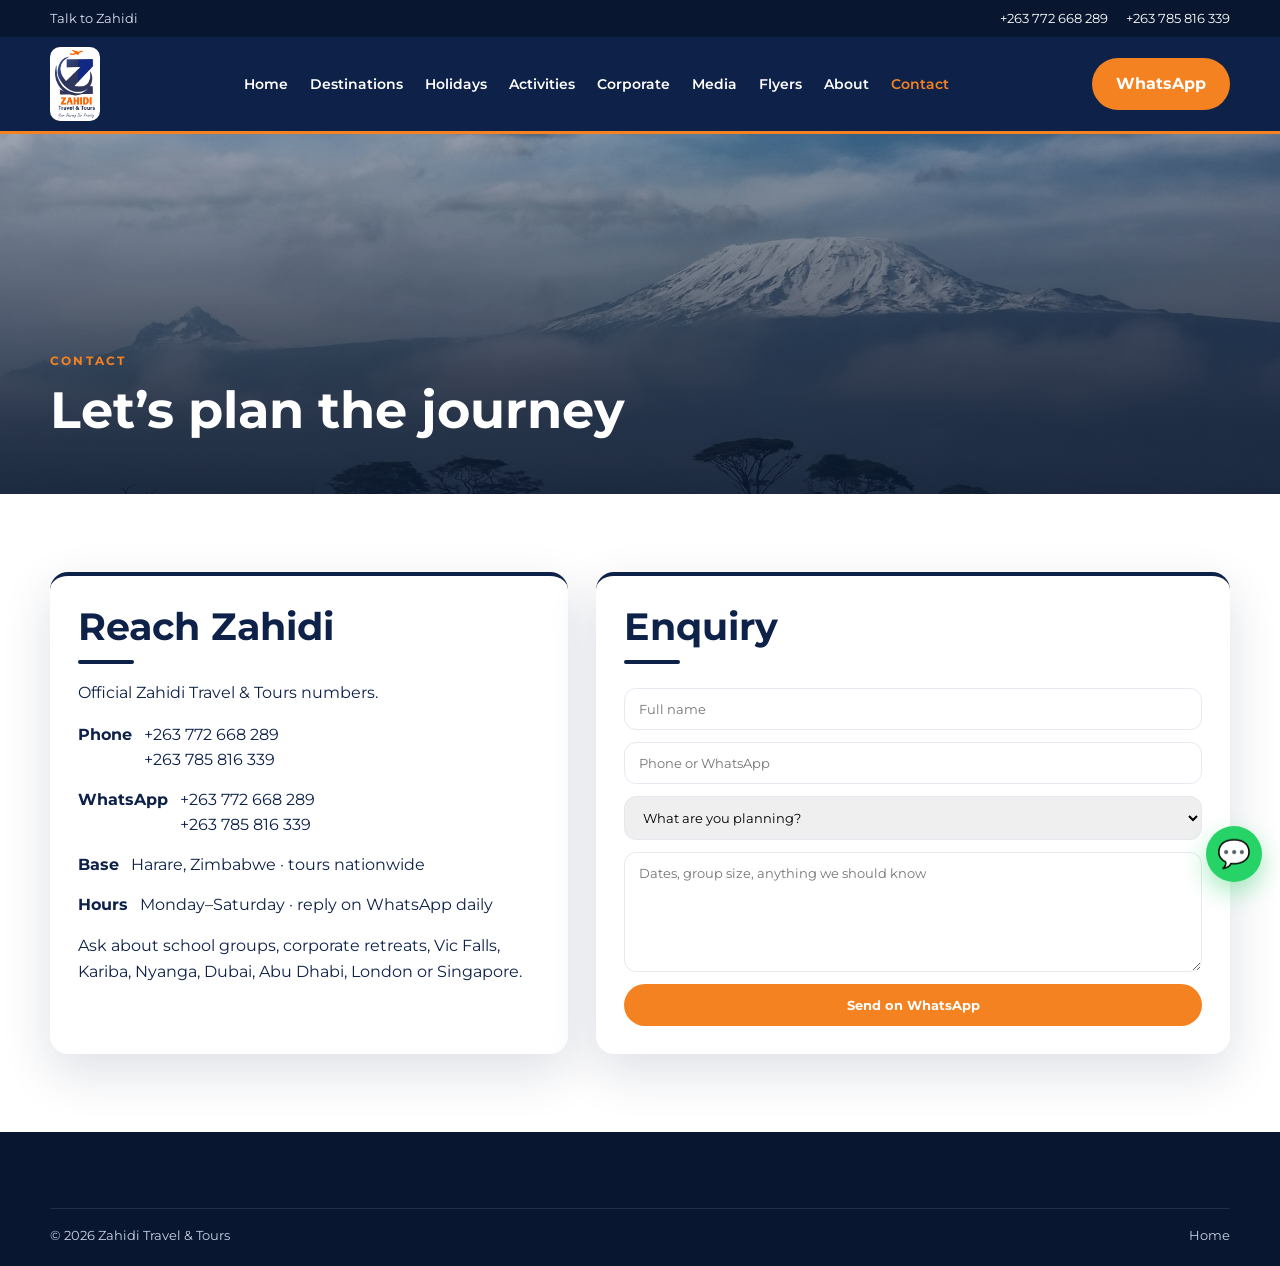
<file: contact.html>
<!DOCTYPE html>
<html lang="en">
<head>
  <meta charset="UTF-8" />
  <meta name="viewport" content="width=device-width, initial-scale=1" />
  <title>Contact | Zahidi Travel & Tours</title>
  <link href="https://fonts.googleapis.com/css2?family=Great+Vibes&family=Montserrat:wght@400;600;700;800&display=swap" rel="stylesheet" />
  <link rel="stylesheet" href="css/style.css" />
  <link rel="icon" href="images/brand/zahidi-logo.png" />
</head>
<body>
  <div class="topbar"><div class="container"><div>Talk to Zahidi</div><div class="topbar-right"><a href="tel:+263772668289">+263 772 668 289</a><a href="tel:+263785816339">+263 785 816 339</a></div></div></div>
  <header class="site-header"><div class="container header-inner">
    <a class="brand" href="index.html"><img src="images/brand/zahidi-logo.png" alt="Zahidi Travel &amp; Tours" /></a>
    <button class="menu-toggle" onclick="toggleMenu()">☰</button>
    <nav id="siteNav"><ul>
      <li><a href="index.html">Home</a></li>
      <li><a href="destinations.html">Destinations</a></li>
      <li><a href="packages.html">Holidays</a></li>
      <li><a href="activities.html">Activities</a></li>
      <li><a href="corporate.html">Corporate</a></li>
      <li><a href="media.html">Media</a></li>
      <li><a href="flyers.html">Flyers</a></li>
      <li><a href="about.html">About</a></li>
      <li><a class="active" href="contact.html">Contact</a></li>
    </ul></nav>
    <a class="btn btn-orange" href="https://wa.me/263772668289">WhatsApp</a>
  </div></header>

  <section class="page-hero">
    <img src="images/destinations/africa-landscape.jpg" alt="Zimbabwe landscape" />
    <div class="overlay"></div>
    <div class="container"><p class="eyebrow">Contact</p><h1>Let’s plan the journey</h1></div>
  </section>

  <section class="section">
    <div class="container contact-grid">
      <div class="info-card">
        <h2>Reach Zahidi</h2>
        <p>Official Zahidi Travel &amp; Tours numbers.</p>
        <div class="info-row"><strong>Phone</strong><div><a href="tel:+263772668289">+263 772 668 289</a><br /><a href="tel:+263785816339">+263 785 816 339</a></div></div>
        <div class="info-row"><strong>WhatsApp</strong><div><a href="https://wa.me/263772668289" target="_blank" rel="noopener">+263 772 668 289</a><br /><a href="https://wa.me/263785816339" target="_blank" rel="noopener">+263 785 816 339</a></div></div>
        <div class="info-row"><strong>Base</strong><div>Harare, Zimbabwe · tours nationwide</div></div>
        <div class="info-row"><strong>Hours</strong><div>Monday–Saturday · reply on WhatsApp daily</div></div>
        <p>Ask about school groups, corporate retreats, Vic Falls, Kariba, Nyanga, Dubai, Abu Dhabi, London or Singapore.</p>
      </div>
      <form class="form-card" onsubmit="handleEnquireForm(event)">
        <h2>Enquiry</h2>
        <input name="name" required placeholder="Full name" />
        <input name="phone" required placeholder="Phone or WhatsApp" />
        <select name="interest" required>
          <option value="">What are you planning?</option>
          <option>Victoria Falls holiday</option>
          <option>Lake Kariba</option>
          <option>Nyanga holiday</option>
          <option>Chinhoyi Caves / school tour</option>
          <option>Mutarazi Skywalk</option>
          <option>Team building</option>
          <option>Charter hire</option>
          <option>Dubai</option>
          <option>Abu Dhabi</option>
          <option>London</option>
          <option>Singapore</option>
          <option>Flights / hotels / visas</option>
        </select>
        <textarea name="message" placeholder="Dates, group size, anything we should know"></textarea>
        <button class="btn btn-orange" type="submit">Send on WhatsApp</button>
        <p class="success">Opening WhatsApp with your enquiry…</p>
      </form>
    </div>
  </section>
  <footer><div class="container copy"><span>© 2026 Zahidi Travel &amp; Tours</span><a href="index.html">Home</a></div></footer>
  <a class="whatsapp-float" href="https://wa.me/263772668289">💬</a>
  <script src="js/main.js"></script>
</body>
</html>
</file>
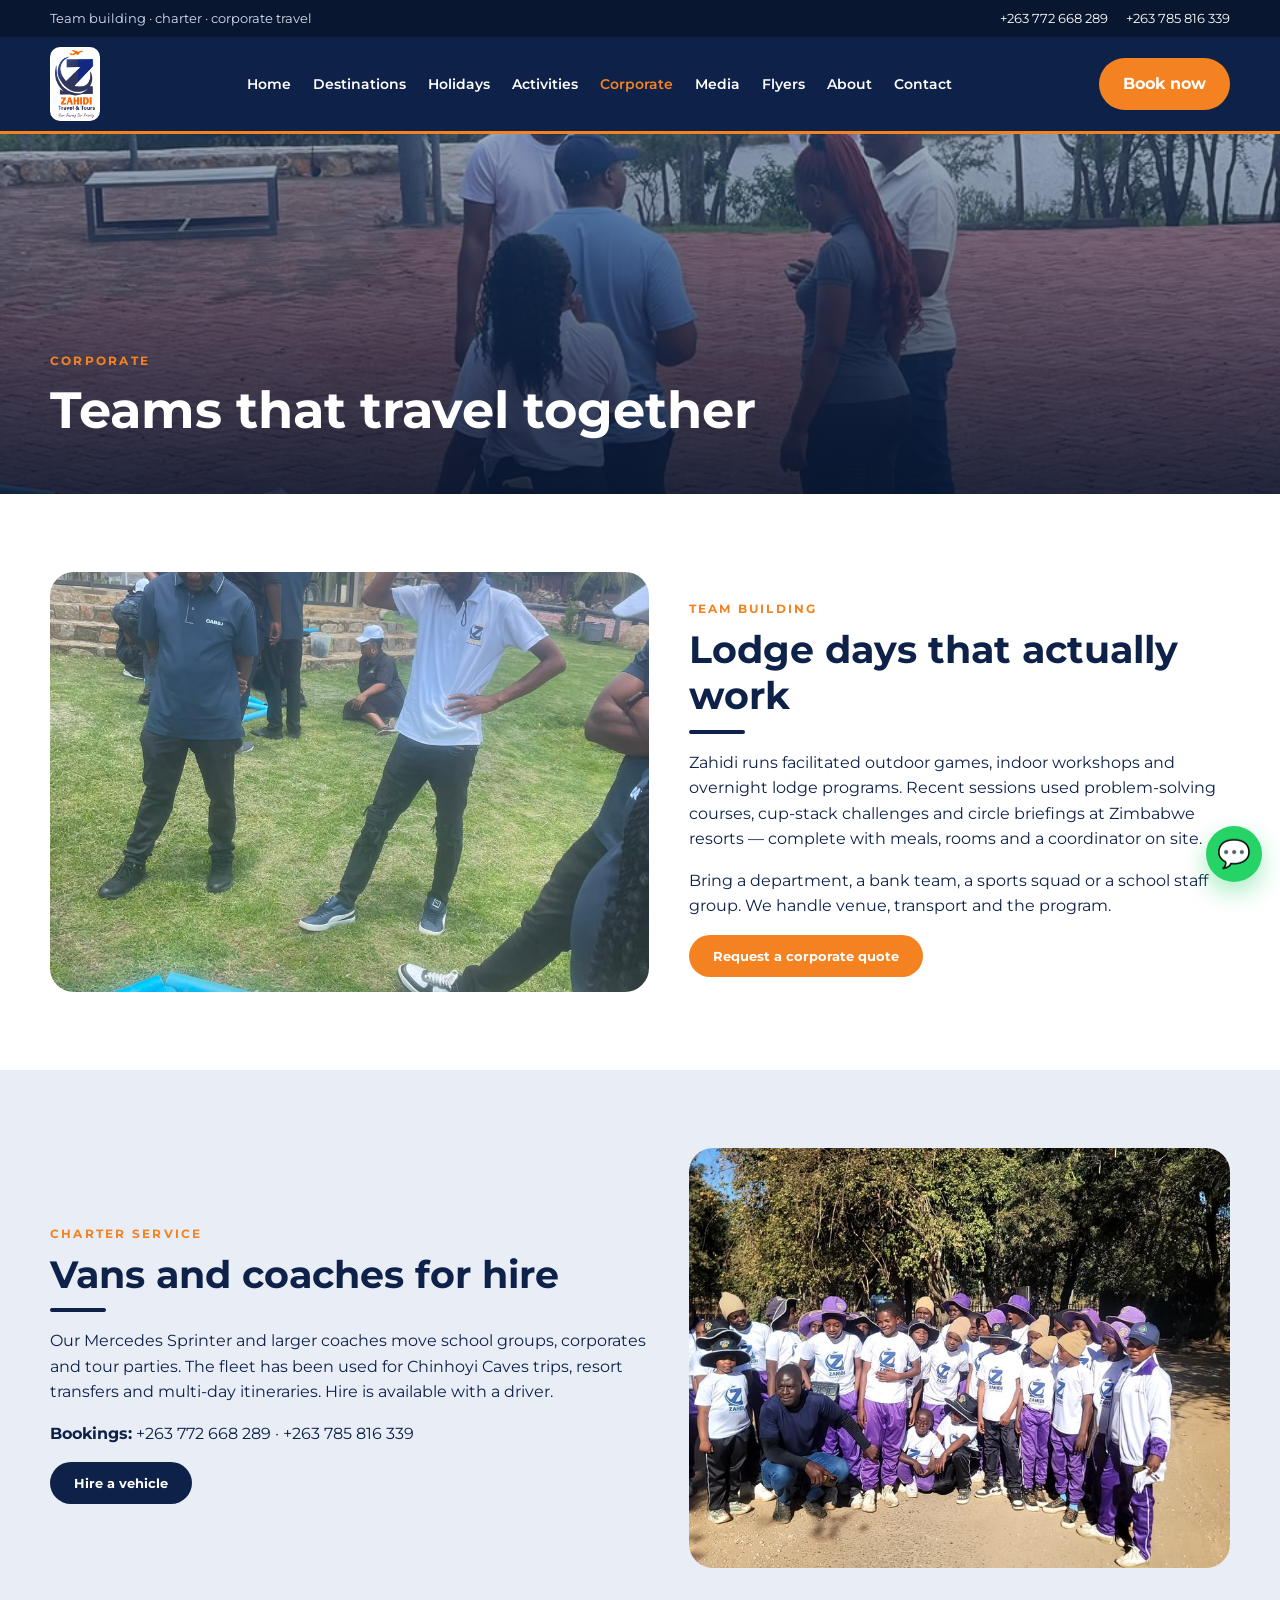
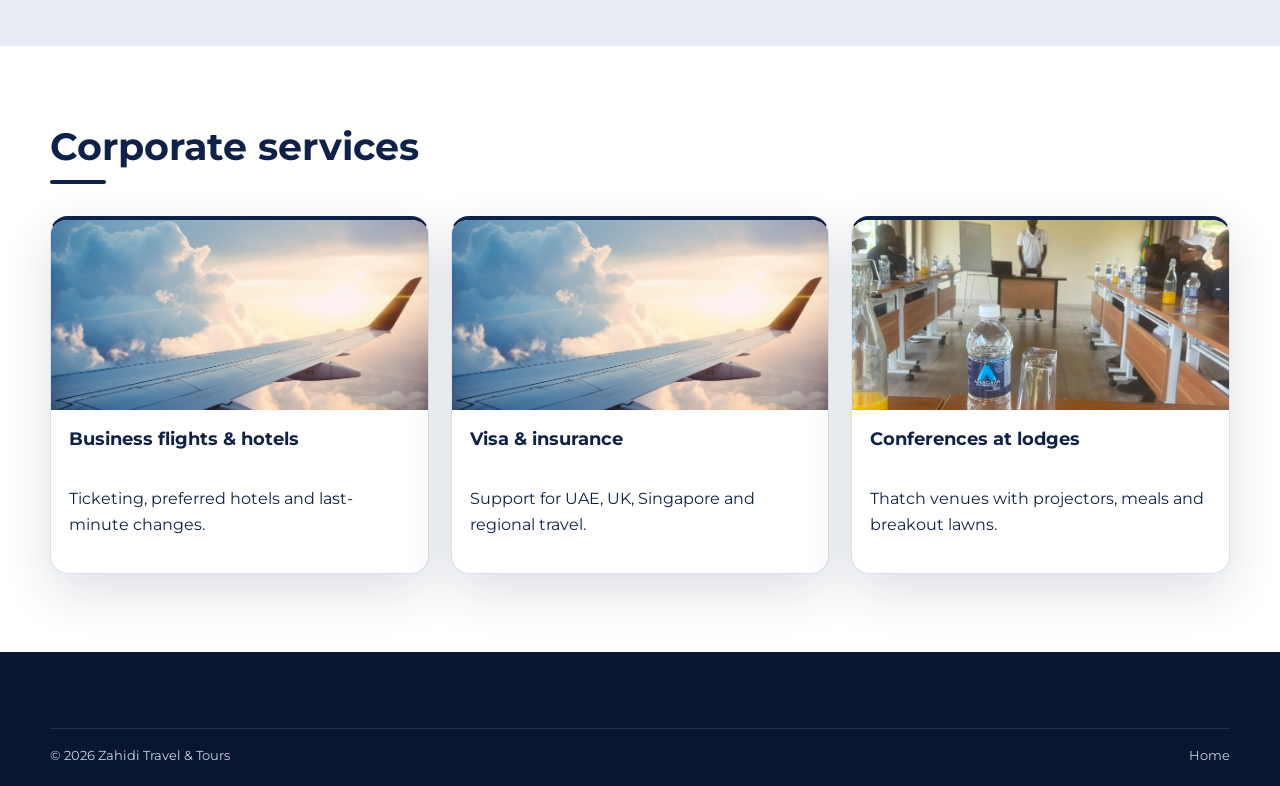
<file: corporate.html>
<!DOCTYPE html>
<html lang="en">
<head>
  <meta charset="UTF-8" />
  <meta name="viewport" content="width=device-width, initial-scale=1" />
  <title>Corporate & Charter | Zahidi Travel & Tours</title>
  <link href="https://fonts.googleapis.com/css2?family=Great+Vibes&family=Montserrat:wght@400;600;700;800&display=swap" rel="stylesheet" />
  <link rel="stylesheet" href="css/style.css" />
  <link rel="icon" href="images/brand/zahidi-logo.png" />
</head>
<body>
  <div class="topbar"><div class="container"><div>Team building · charter · corporate travel</div><div class="topbar-right"><a href="tel:+263772668289">+263 772 668 289</a><a href="tel:+263785816339">+263 785 816 339</a></div></div></div>
  <header class="site-header"><div class="container header-inner">
    <a class="brand" href="index.html"><img src="images/brand/zahidi-logo.png" alt="Zahidi Travel &amp; Tours" /></a>
    <button class="menu-toggle" onclick="toggleMenu()">☰</button>
    <nav id="siteNav"><ul>
      <li><a href="index.html">Home</a></li>
      <li><a href="destinations.html">Destinations</a></li>
      <li><a href="packages.html">Holidays</a></li>
      <li><a href="activities.html">Activities</a></li>
      <li><a class="active" href="corporate.html">Corporate</a></li>
      <li><a href="media.html">Media</a></li>
      <li><a href="flyers.html">Flyers</a></li>
      <li><a href="about.html">About</a></li>
      <li><a href="contact.html">Contact</a></li>
    </ul></nav>
    <a class="btn btn-orange" href="contact.html">Book now</a>
  </div></header>

  <section class="page-hero">
    <img src="images/media/media-026.jpeg" alt="Corporate team outdoors" />
    <div class="overlay"></div>
    <div class="container"><p class="eyebrow">Corporate</p><h1>Teams that travel together</h1></div>
  </section>

  <section class="section">
    <div class="container split">
      <img src="images/media/media-007.jpeg" alt="Team building exercise" />
      <div>
        <p class="eyebrow">Team building</p>
        <h2>Lodge days that actually work</h2>
        <p>Zahidi runs facilitated outdoor games, indoor workshops and overnight lodge programs. Recent sessions used problem-solving courses, cup-stack challenges and circle briefings at Zimbabwe resorts — complete with meals, rooms and a coordinator on site.</p>
        <p>Bring a department, a bank team, a sports squad or a school staff group. We handle venue, transport and the program.</p>
        <button class="btn btn-orange" onclick="enquire('corporate team building')">Request a corporate quote</button>
      </div>
    </div>
  </section>

  <section class="section" style="background:var(--cream)">
    <div class="container split">
      <div>
        <p class="eyebrow">Charter service</p>
        <h2>Vans and coaches for hire</h2>
        <p>Our Mercedes Sprinter and larger coaches move school groups, corporates and tour parties. The fleet has been used for Chinhoyi Caves trips, resort transfers and multi-day itineraries. Hire is available with a driver.</p>
        <p><strong>Bookings:</strong> <a href="tel:+263772668289">+263 772 668 289</a> · <a href="tel:+263785816339">+263 785 816 339</a></p>
        <button class="btn btn-navy" onclick="enquire('charter van or coach hire')">Hire a vehicle</button>
      </div>
      <img src="images/media/media-046.jpeg" alt="Zahidi charter van" />
    </div>
  </section>

  <section class="section">
    <div class="container">
      <h2>Corporate services</h2>
      <div class="card-grid">
        <article class="card"><img src="images/activities/airplane.jpg" alt="Flights" /><div class="card-body"><h3>Business flights &amp; hotels</h3><p>Ticketing, preferred hotels and last-minute changes.</p></div></article>
        <article class="card"><img src="images/activities/passport.jpg" alt="Visa" /><div class="card-body"><h3>Visa &amp; insurance</h3><p>Support for UAE, UK, Singapore and regional travel.</p></div></article>
        <article class="card"><img src="images/media/media-016.jpeg" alt="Conference lodge" /><div class="card-body"><h3>Conferences at lodges</h3><p>Thatch venues with projectors, meals and breakout lawns.</p></div></article>
      </div>
    </div>
  </section>
  <footer><div class="container copy"><span>© 2026 Zahidi Travel &amp; Tours</span><a href="index.html">Home</a></div></footer>
  <a class="whatsapp-float" href="https://wa.me/263772668289">💬</a>
  <script src="js/main.js"></script>
</body>
</html>
</file>
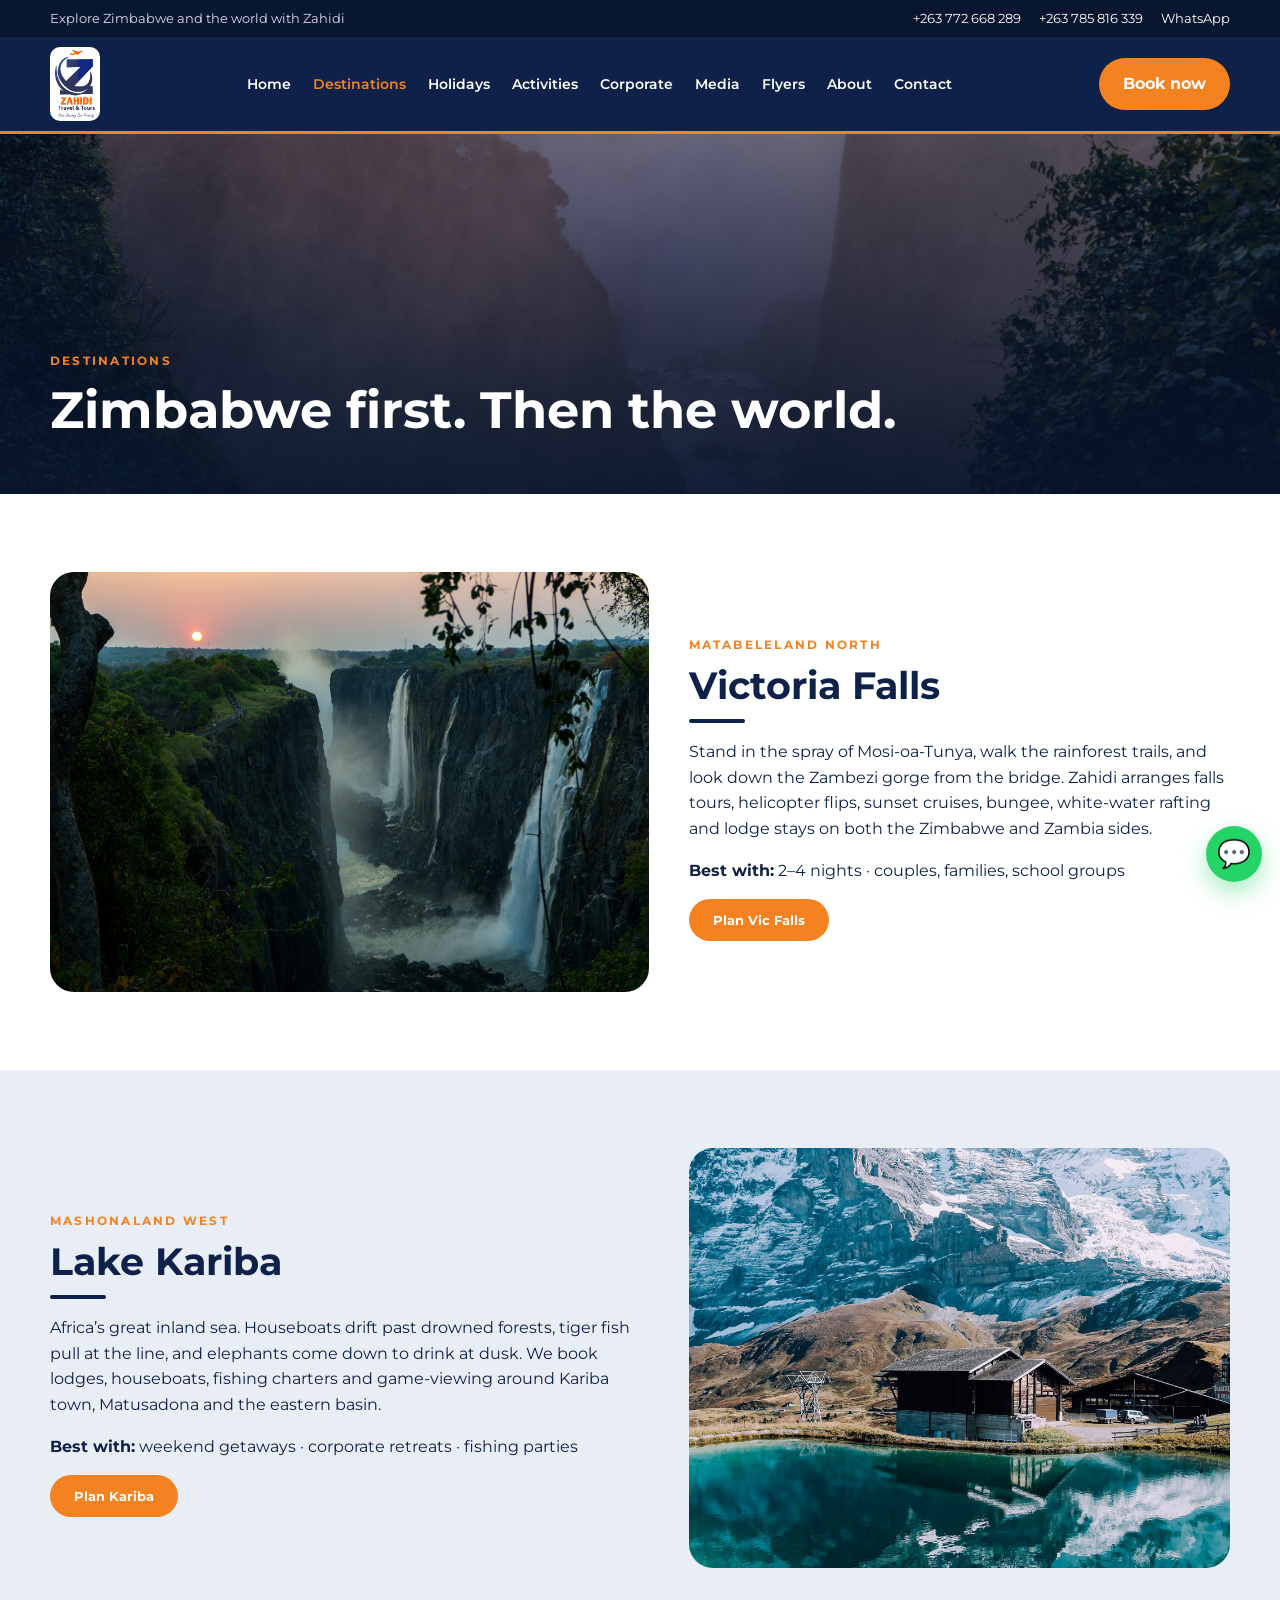
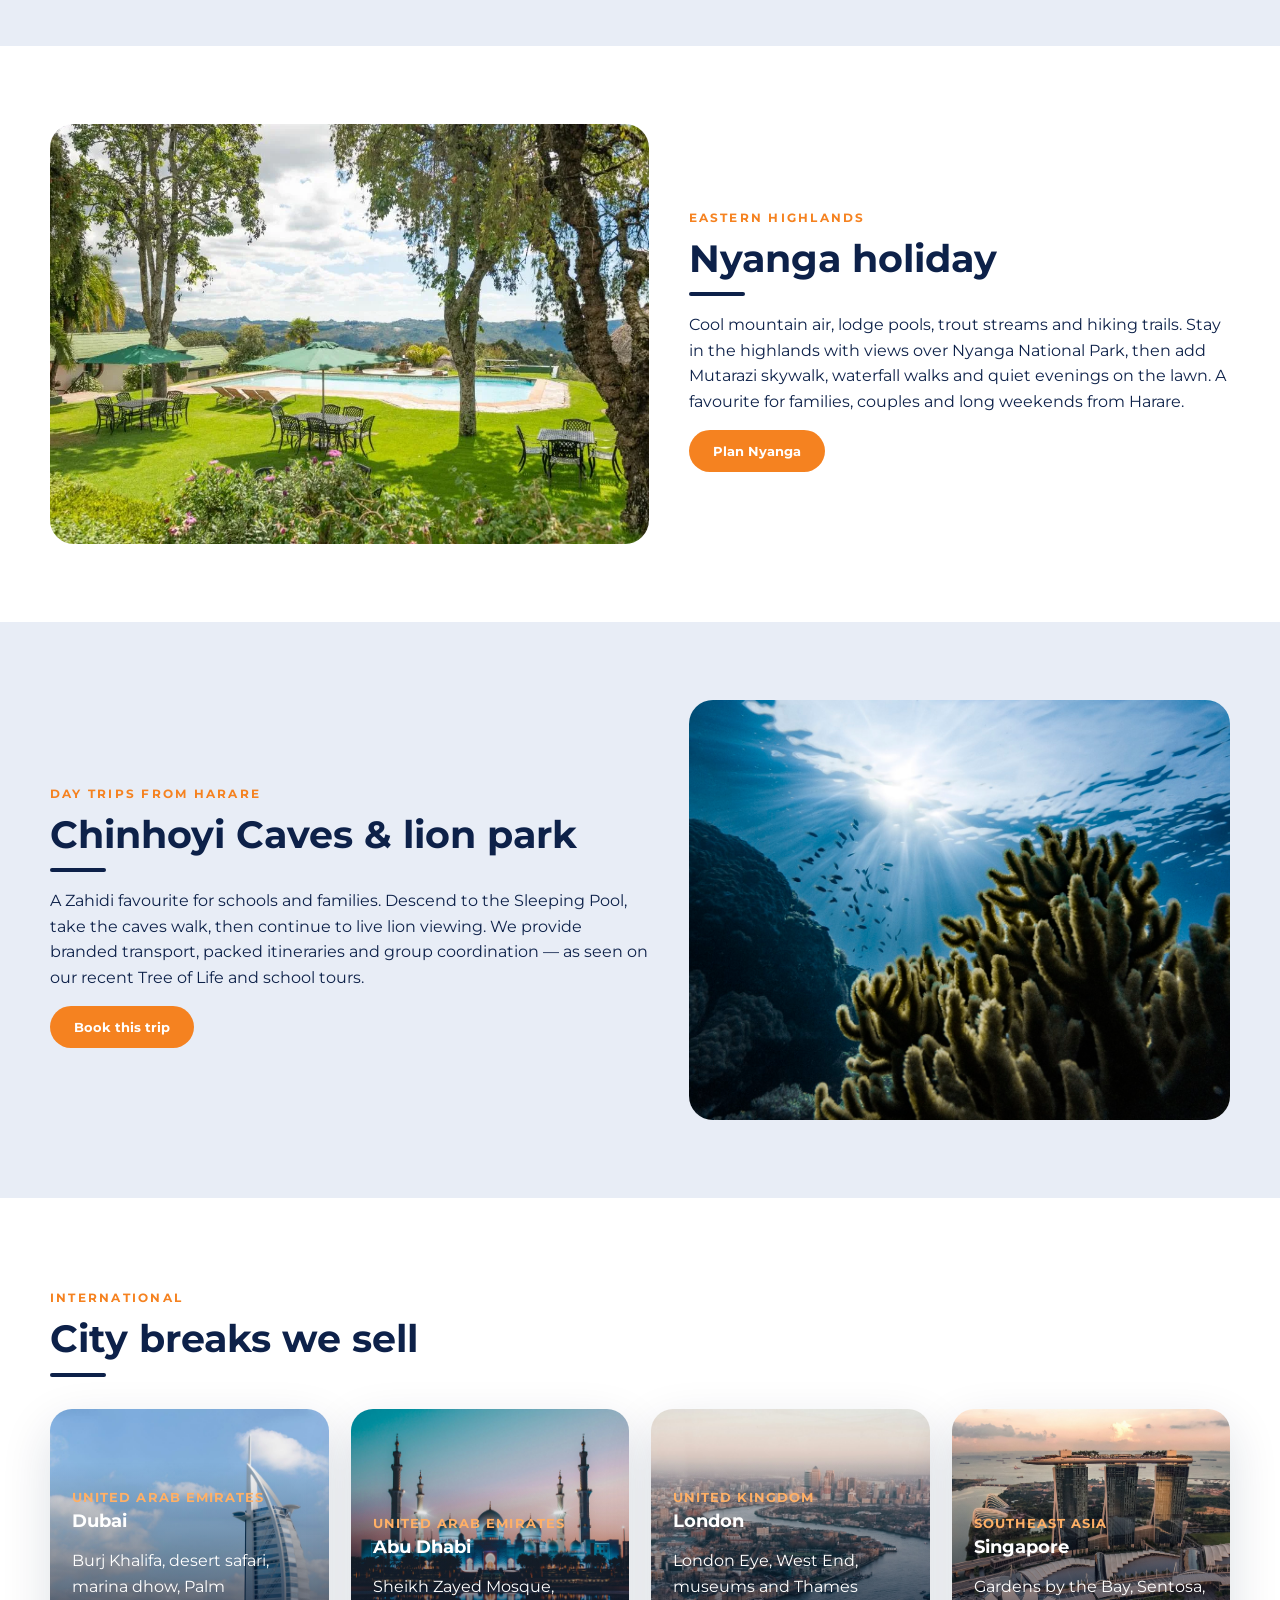
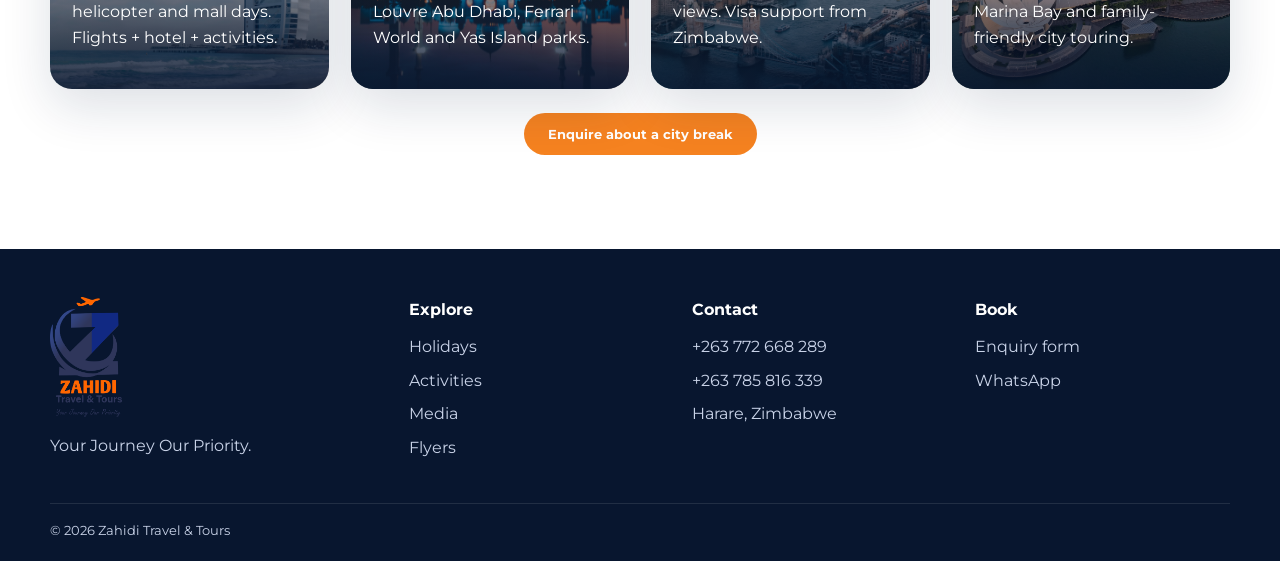
<file: destinations.html>
<!DOCTYPE html>
<html lang="en">
<head>
  <meta charset="UTF-8" />
  <meta name="viewport" content="width=device-width, initial-scale=1" />
  <title>Destinations | Zahidi Travel & Tours</title>
  <link rel="preconnect" href="https://fonts.googleapis.com" />
  <link href="https://fonts.googleapis.com/css2?family=Great+Vibes&family=Montserrat:wght@400;600;700;800&display=swap" rel="stylesheet" />
  <link rel="stylesheet" href="css/style.css" />
  <link rel="icon" href="images/brand/zahidi-logo.png" />
</head>
<body>
  <div class="topbar"><div class="container"><div>Explore Zimbabwe and the world with Zahidi</div><div class="topbar-right"><a href="tel:+263772668289">+263 772 668 289</a><a href="tel:+263785816339">+263 785 816 339</a><a href="https://wa.me/263772668289">WhatsApp</a></div></div></div>
  <header class="site-header"><div class="container header-inner">
    <a class="brand" href="index.html"><img src="images/brand/zahidi-logo.png" alt="Zahidi Travel &amp; Tours" /></a>
    <button class="menu-toggle" onclick="toggleMenu()">☰</button>
    <nav id="siteNav"><ul>
      <li><a href="index.html">Home</a></li>
      <li><a class="active" href="destinations.html">Destinations</a></li>
      <li><a href="packages.html">Holidays</a></li>
      <li><a href="activities.html">Activities</a></li>
      <li><a href="corporate.html">Corporate</a></li>
      <li><a href="media.html">Media</a></li>
      <li><a href="flyers.html">Flyers</a></li>
      <li><a href="about.html">About</a></li>
      <li><a href="contact.html">Contact</a></li>
    </ul></nav>
    <a class="btn btn-orange" href="contact.html">Book now</a>
  </div></header>

  <section class="page-hero">
    <img src="images/destinations/victoria-falls-sunrise.jpg" alt="Victoria Falls" />
    <div class="overlay"></div>
    <div class="container"><p class="eyebrow">Destinations</p><h1>Zimbabwe first. Then the world.</h1></div>
  </section>

  <section class="section" id="victoria-falls">
    <div class="container split">
      <img src="images/destinations/victoria-falls.jpg" alt="Victoria Falls gorge" />
      <div>
        <p class="eyebrow">Matabeleland North</p>
        <h2>Victoria Falls</h2>
        <p>Stand in the spray of Mosi-oa-Tunya, walk the rainforest trails, and look down the Zambezi gorge from the bridge. Zahidi arranges falls tours, helicopter flips, sunset cruises, bungee, white-water rafting and lodge stays on both the Zimbabwe and Zambia sides.</p>
        <p><strong>Best with:</strong> 2–4 nights · couples, families, school groups</p>
        <button class="btn btn-orange" onclick="enquire('Victoria Falls holiday')">Plan Vic Falls</button>
      </div>
    </div>
  </section>

  <section class="section" id="kariba" style="background:var(--cream)">
    <div class="container split">
      <div>
        <p class="eyebrow">Mashonaland West</p>
        <h2>Lake Kariba</h2>
        <p>Africa’s great inland sea. Houseboats drift past drowned forests, tiger fish pull at the line, and elephants come down to drink at dusk. We book lodges, houseboats, fishing charters and game-viewing around Kariba town, Matusadona and the eastern basin.</p>
        <p><strong>Best with:</strong> weekend getaways · corporate retreats · fishing parties</p>
        <button class="btn btn-orange" onclick="enquire('Lake Kariba houseboat')">Plan Kariba</button>
      </div>
      <img src="images/destinations/kariba.jpg" alt="Lake Kariba" />
    </div>
  </section>

  <section class="section" id="nyanga">
    <div class="container split">
      <img src="images/destinations/nyanga.png" alt="Nyanga holiday resort with pool and mountains" />
      <div>
        <p class="eyebrow">Eastern Highlands</p>
        <h2>Nyanga holiday</h2>
        <p>Cool mountain air, lodge pools, trout streams and hiking trails. Stay in the highlands with views over Nyanga National Park, then add Mutarazi skywalk, waterfall walks and quiet evenings on the lawn. A favourite for families, couples and long weekends from Harare.</p>
        <button class="btn btn-orange" onclick="enquire('Nyanga holiday')">Plan Nyanga</button>
      </div>
    </div>
  </section>

  <section class="section" id="chinhoyi" style="background:var(--cream)">
    <div class="container split">
      <div>
        <p class="eyebrow">Day trips from Harare</p>
        <h2>Chinhoyi Caves &amp; lion park</h2>
        <p>A Zahidi favourite for schools and families. Descend to the Sleeping Pool, take the caves walk, then continue to live lion viewing. We provide branded transport, packed itineraries and group coordination — as seen on our recent Tree of Life and school tours.</p>
        <button class="btn btn-orange" onclick="enquire('Chinhoyi Caves school or family trip')">Book this trip</button>
      </div>
      <img src="images/activities/cave.jpg" alt="Cave pool" />
    </div>
  </section>

  <section class="section">
    <div class="container">
      <p class="eyebrow">International</p>
      <h2>City breaks we sell</h2>
      <div class="dest-grid">
        <article class="dest-card" id="dubai">
          <img src="images/destinations/dubai.jpg" alt="Dubai skyline" />
          <div class="cap"><small>United Arab Emirates</small><h3>Dubai</h3><p>Burj Khalifa, desert safari, marina dhow, Palm helicopter and mall days. Flights + hotel + activities.</p></div>
        </article>
        <article class="dest-card" id="abu-dhabi">
          <img src="images/destinations/abu-dhabi.jpg" alt="Sheikh Zayed Grand Mosque" />
          <div class="cap"><small>United Arab Emirates</small><h3>Abu Dhabi</h3><p>Sheikh Zayed Mosque, Louvre Abu Dhabi, Ferrari World and Yas Island parks.</p></div>
        </article>
        <article class="dest-card" id="london">
          <img src="images/destinations/london.jpg" alt="London Big Ben" />
          <div class="cap"><small>United Kingdom</small><h3>London</h3><p>London Eye, West End, museums and Thames views. Visa support from Zimbabwe.</p></div>
        </article>
        <article class="dest-card" id="singapore">
          <img src="images/destinations/singapore.jpg" alt="Marina Bay Sands" />
          <div class="cap"><small>Southeast Asia</small><h3>Singapore</h3><p>Gardens by the Bay, Sentosa, Marina Bay and family-friendly city touring.</p></div>
        </article>
      </div>
      <p class="see-more-wrap"><button class="btn btn-orange" onclick="enquire('an international holiday to Dubai, Abu Dhabi, London or Singapore')">Enquire about a city break</button></p>
    </div>
  </section>

  <footer>
    <div class="container footer-grid">
      <div><img src="images/brand/zahidi-logo.png" alt="Zahidi" style="width:72px" /><p>Your Journey Our Priority.</p></div>
      <div><h4>Explore</h4><ul><li><a href="packages.html">Holidays</a></li><li><a href="activities.html">Activities</a></li><li><a href="media.html">Media</a></li><li><a href="flyers.html">Flyers</a></li></ul></div>
      <div><h4>Contact</h4><ul><li><a href="tel:+263772668289">+263 772 668 289</a></li><li><a href="tel:+263785816339">+263 785 816 339</a></li><li>Harare, Zimbabwe</li></ul></div>
      <div><h4>Book</h4><ul><li><a href="contact.html">Enquiry form</a></li><li><a href="https://wa.me/263772668289">WhatsApp</a></li></ul></div>
    </div>
    <div class="container copy"><span>© 2026 Zahidi Travel &amp; Tours</span></div>
  </footer>
  <a class="whatsapp-float" href="https://wa.me/263772668289">💬</a>
  <script src="js/main.js"></script>
</body>
</html>
</file>
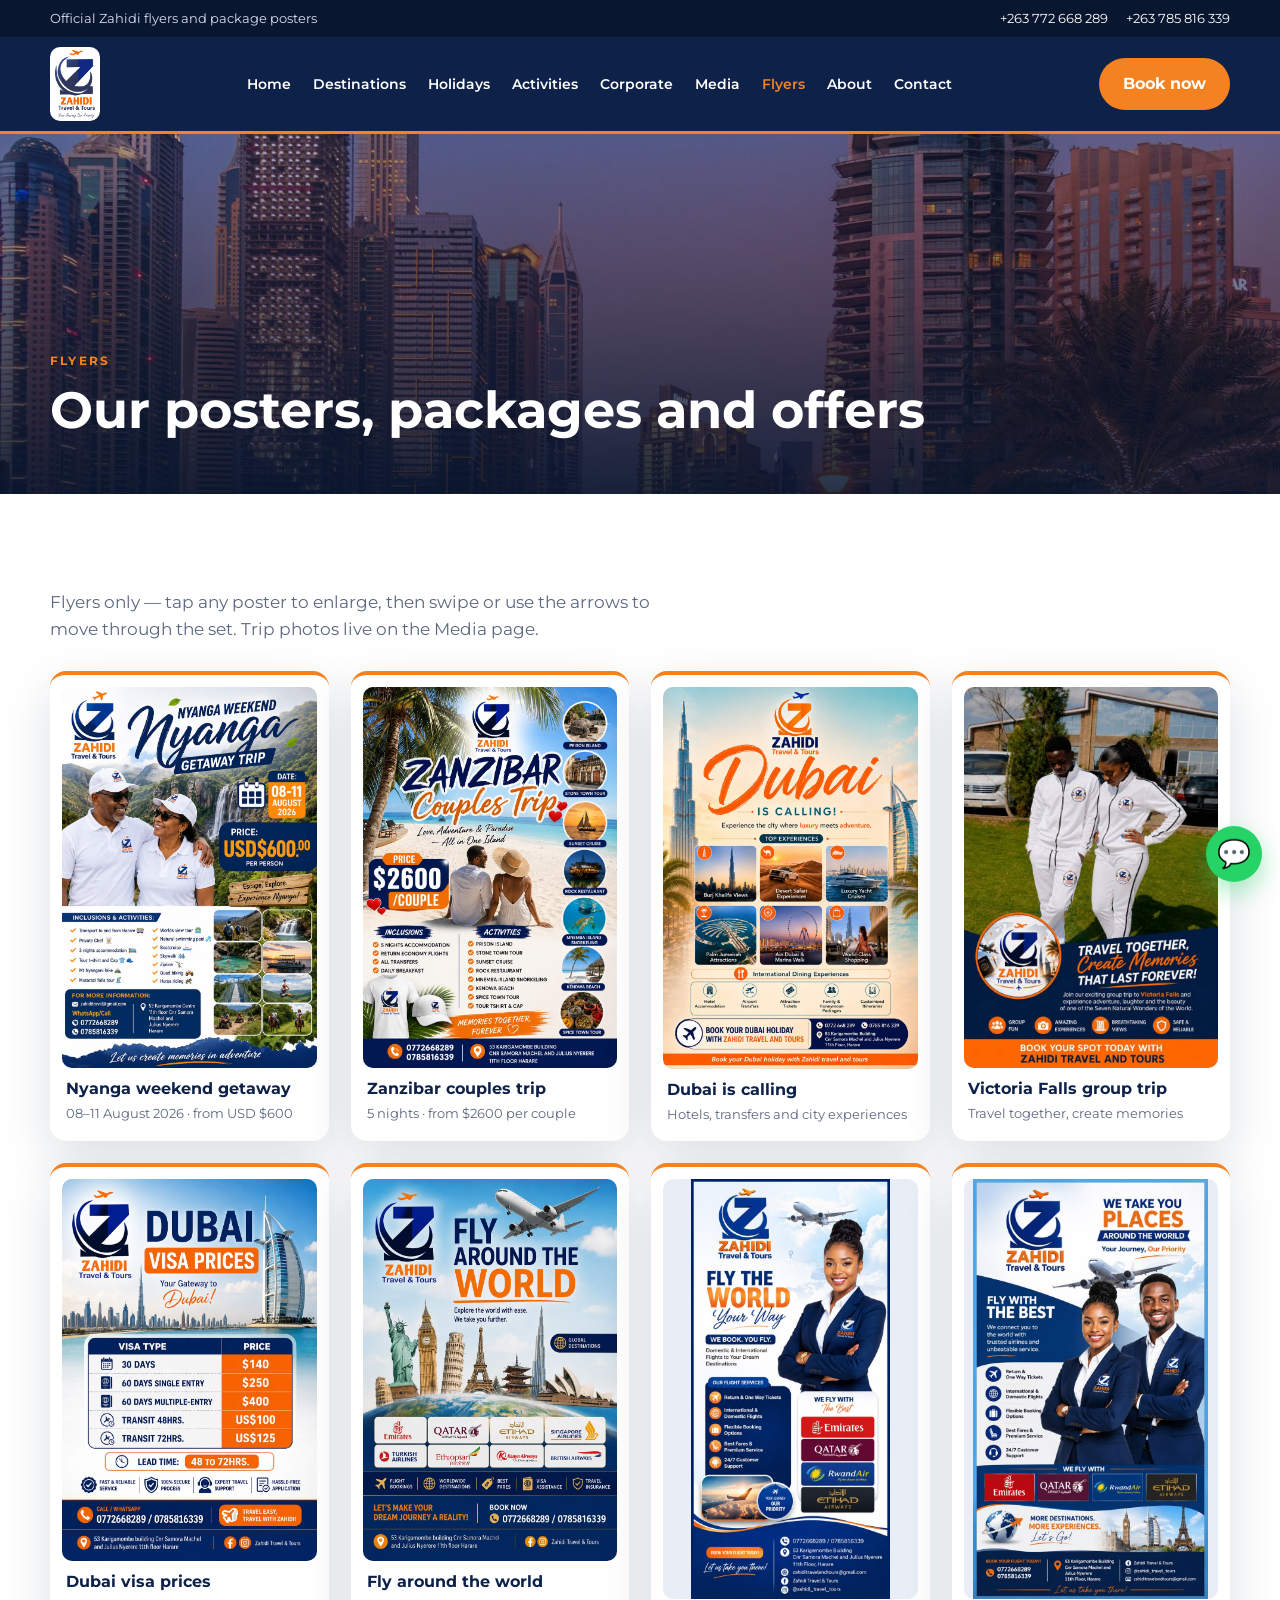
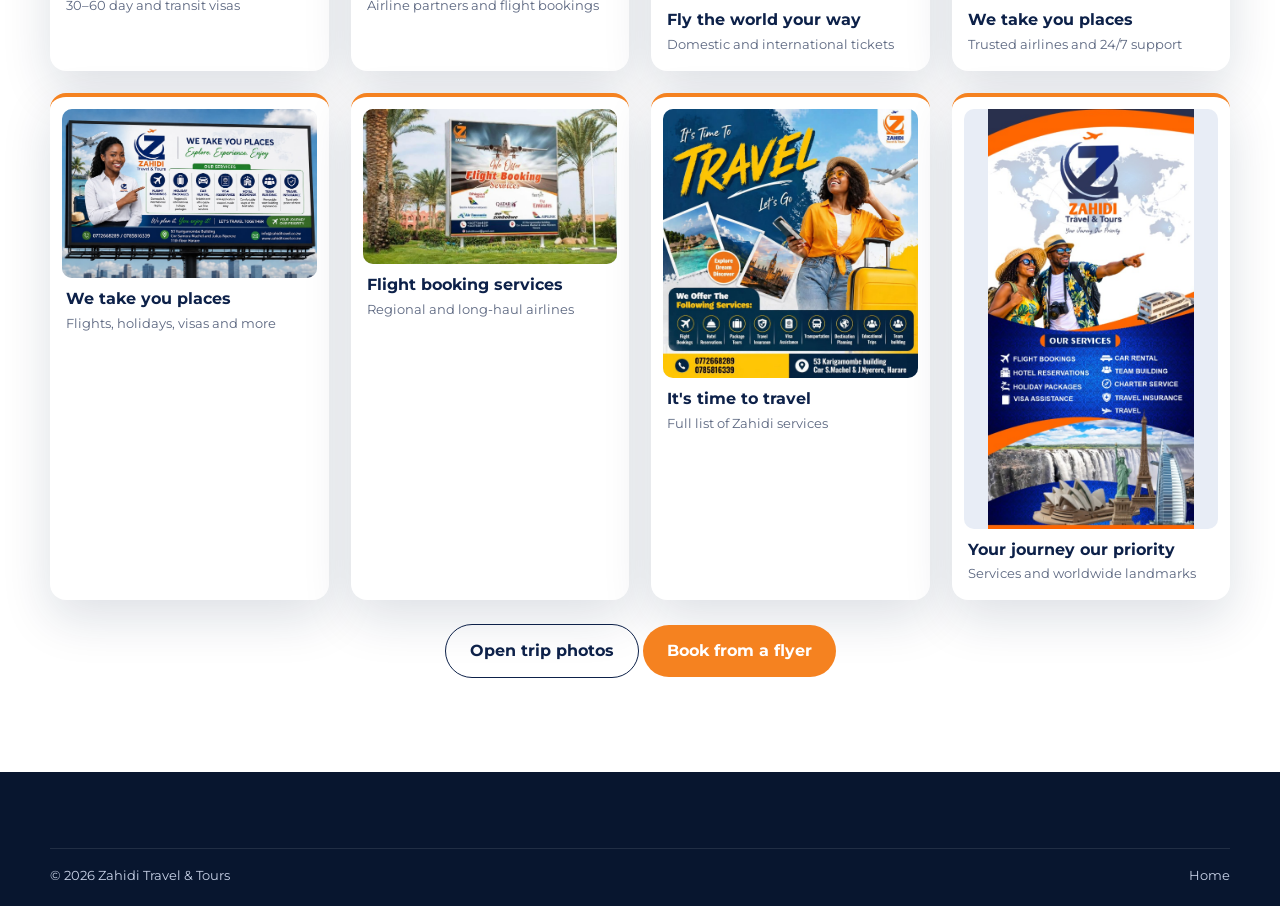
<file: flyers.html>
<!DOCTYPE html>
<html lang="en">
<head>
  <meta charset="UTF-8" />
  <meta name="viewport" content="width=device-width, initial-scale=1" />
  <title>Flyers | Zahidi Travel & Tours</title>
  <link href="https://fonts.googleapis.com/css2?family=Great+Vibes&family=Montserrat:wght@400;600;700;800&display=swap" rel="stylesheet" />
  <link rel="stylesheet" href="css/style.css" />
  <link rel="icon" href="images/brand/zahidi-logo.png" />
</head>
<body>
  <div class="topbar"><div class="container"><div>Official Zahidi flyers and package posters</div><div class="topbar-right"><a href="tel:+263772668289">+263 772 668 289</a><a href="tel:+263785816339">+263 785 816 339</a></div></div></div>
  <header class="site-header"><div class="container header-inner">
    <a class="brand" href="index.html"><img src="images/brand/zahidi-logo.png" alt="Zahidi Travel &amp; Tours" /></a>
    <button class="menu-toggle" onclick="toggleMenu()">☰</button>
    <nav id="siteNav"><ul>
      <li><a href="index.html">Home</a></li>
      <li><a href="destinations.html">Destinations</a></li>
      <li><a href="packages.html">Holidays</a></li>
      <li><a href="activities.html">Activities</a></li>
      <li><a href="corporate.html">Corporate</a></li>
      <li><a href="media.html">Media</a></li>
      <li><a class="active" href="flyers.html">Flyers</a></li>
      <li><a href="about.html">About</a></li>
      <li><a href="contact.html">Contact</a></li>
    </ul></nav>
    <a class="btn btn-orange" href="contact.html">Book now</a>
  </div></header>

  <section class="page-hero">
    <img src="images/destinations/dubai-marina.jpg" alt="Zahidi holiday destinations" />
    <div class="overlay"></div>
    <div class="container"><p class="eyebrow">Flyers</p><h1>Our posters, packages and offers</h1></div>
  </section>

  <section class="section">
    <div class="container">
      <p class="lead">Flyers only — tap any poster to enlarge, then swipe or use the arrows to move through the set. Trip photos live on the Media page.</p>
      <div class="flyer-grid">
        <article class="flyer-card" data-lightbox="images/flyers/flyer-09.jpg" onclick="openLightbox('images/flyers/flyer-09.jpg', false, this)">
          <img src="images/flyers/flyer-09.jpg" alt="Nyanga weekend getaway flyer" />
          <h3>Nyanga weekend getaway</h3>
          <p>08–11 August 2026 · from USD $600</p>
        </article>
        <article class="flyer-card" data-lightbox="images/flyers/flyer-11.jpg" onclick="openLightbox('images/flyers/flyer-11.jpg', false, this)">
          <img src="images/flyers/flyer-11.jpg" alt="Zanzibar couples trip flyer" />
          <h3>Zanzibar couples trip</h3>
          <p>5 nights · from $2600 per couple</p>
        </article>
        <article class="flyer-card" data-lightbox="images/flyers/flyer-06.jpg" onclick="openLightbox('images/flyers/flyer-06.jpg', false, this)">
          <img src="images/flyers/flyer-06.jpg" alt="Dubai holiday flyer" />
          <h3>Dubai is calling</h3>
          <p>Hotels, transfers and city experiences</p>
        </article>
        <article class="flyer-card" data-lightbox="images/flyers/flyer-01.jpg" onclick="openLightbox('images/flyers/flyer-01.jpg', false, this)">
          <img src="images/flyers/flyer-01.jpg" alt="Victoria Falls group trip flyer" />
          <h3>Victoria Falls group trip</h3>
          <p>Travel together, create memories</p>
        </article>
        <article class="flyer-card" data-lightbox="images/flyers/flyer-08.jpg" onclick="openLightbox('images/flyers/flyer-08.jpg', false, this)">
          <img src="images/flyers/flyer-08.jpg" alt="Dubai visa prices flyer" />
          <h3>Dubai visa prices</h3>
          <p>30–60 day and transit visas</p>
        </article>
        <article class="flyer-card" data-lightbox="images/flyers/flyer-02.jpg" onclick="openLightbox('images/flyers/flyer-02.jpg', false, this)">
          <img src="images/flyers/flyer-02.jpg" alt="Fly around the world flyer" />
          <h3>Fly around the world</h3>
          <p>Airline partners and flight bookings</p>
        </article>
        <article class="flyer-card" data-lightbox="images/flyers/flyer-03.jpg" onclick="openLightbox('images/flyers/flyer-03.jpg', false, this)">
          <img src="images/flyers/flyer-03.jpg" alt="Fly the world your way flyer" />
          <h3>Fly the world your way</h3>
          <p>Domestic and international tickets</p>
        </article>
        <article class="flyer-card" data-lightbox="images/flyers/flyer-07.jpg" onclick="openLightbox('images/flyers/flyer-07.jpg', false, this)">
          <img src="images/flyers/flyer-07.jpg" alt="We take you places flyer" />
          <h3>We take you places</h3>
          <p>Trusted airlines and 24/7 support</p>
        </article>
        <article class="flyer-card" data-lightbox="images/flyers/flyer-05.jpg" onclick="openLightbox('images/flyers/flyer-05.jpg', false, this)">
          <img src="images/flyers/flyer-05.jpg" alt="Zahidi services flyer" />
          <h3>We take you places</h3>
          <p>Flights, holidays, visas and more</p>
        </article>
        <article class="flyer-card" data-lightbox="images/flyers/flyer-04.jpg" onclick="openLightbox('images/flyers/flyer-04.jpg', false, this)">
          <img src="images/flyers/flyer-04.jpg" alt="Flight booking services billboard" />
          <h3>Flight booking services</h3>
          <p>Regional and long-haul airlines</p>
        </article>
        <article class="flyer-card" data-lightbox="images/flyers/flyer-10.jpg" onclick="openLightbox('images/flyers/flyer-10.jpg', false, this)">
          <img src="images/flyers/flyer-10.jpg" alt="It's time to travel flyer" />
          <h3>It's time to travel</h3>
          <p>Full list of Zahidi services</p>
        </article>
        <article class="flyer-card" data-lightbox="images/flyers/flyer-12.jpg" onclick="openLightbox('images/flyers/flyer-12.jpg', false, this)">
          <img src="images/flyers/flyer-12.jpg" alt="Zahidi services flyer with couple" />
          <h3>Your journey our priority</h3>
          <p>Services and worldwide landmarks</p>
        </article>
      </div>
      <p class="see-more-wrap"><a class="btn btn-outline" href="media.html">Open trip photos</a> <a class="btn btn-orange" href="contact.html">Book from a flyer</a></p>
    </div>
  </section>

  <div class="lightbox" id="lightbox" onclick="closeLightbox()">
    <button class="lightbox-close" type="button">×</button>
    <button class="lightbox-nav prev" type="button" onclick="event.stopPropagation(); lightboxNav(-1)">‹</button>
    <img id="lightboxImg" alt="Zahidi flyer" />
    <video id="lightboxVid" controls></video>
    <button class="lightbox-nav next" type="button" onclick="event.stopPropagation(); lightboxNav(1)">›</button>
  </div>
  <footer><div class="container copy"><span>© 2026 Zahidi Travel &amp; Tours</span><a href="index.html">Home</a></div></footer>
  <a class="whatsapp-float" href="https://wa.me/263772668289">💬</a>
  <script src="js/main.js"></script>
</body>
</html>
</file>
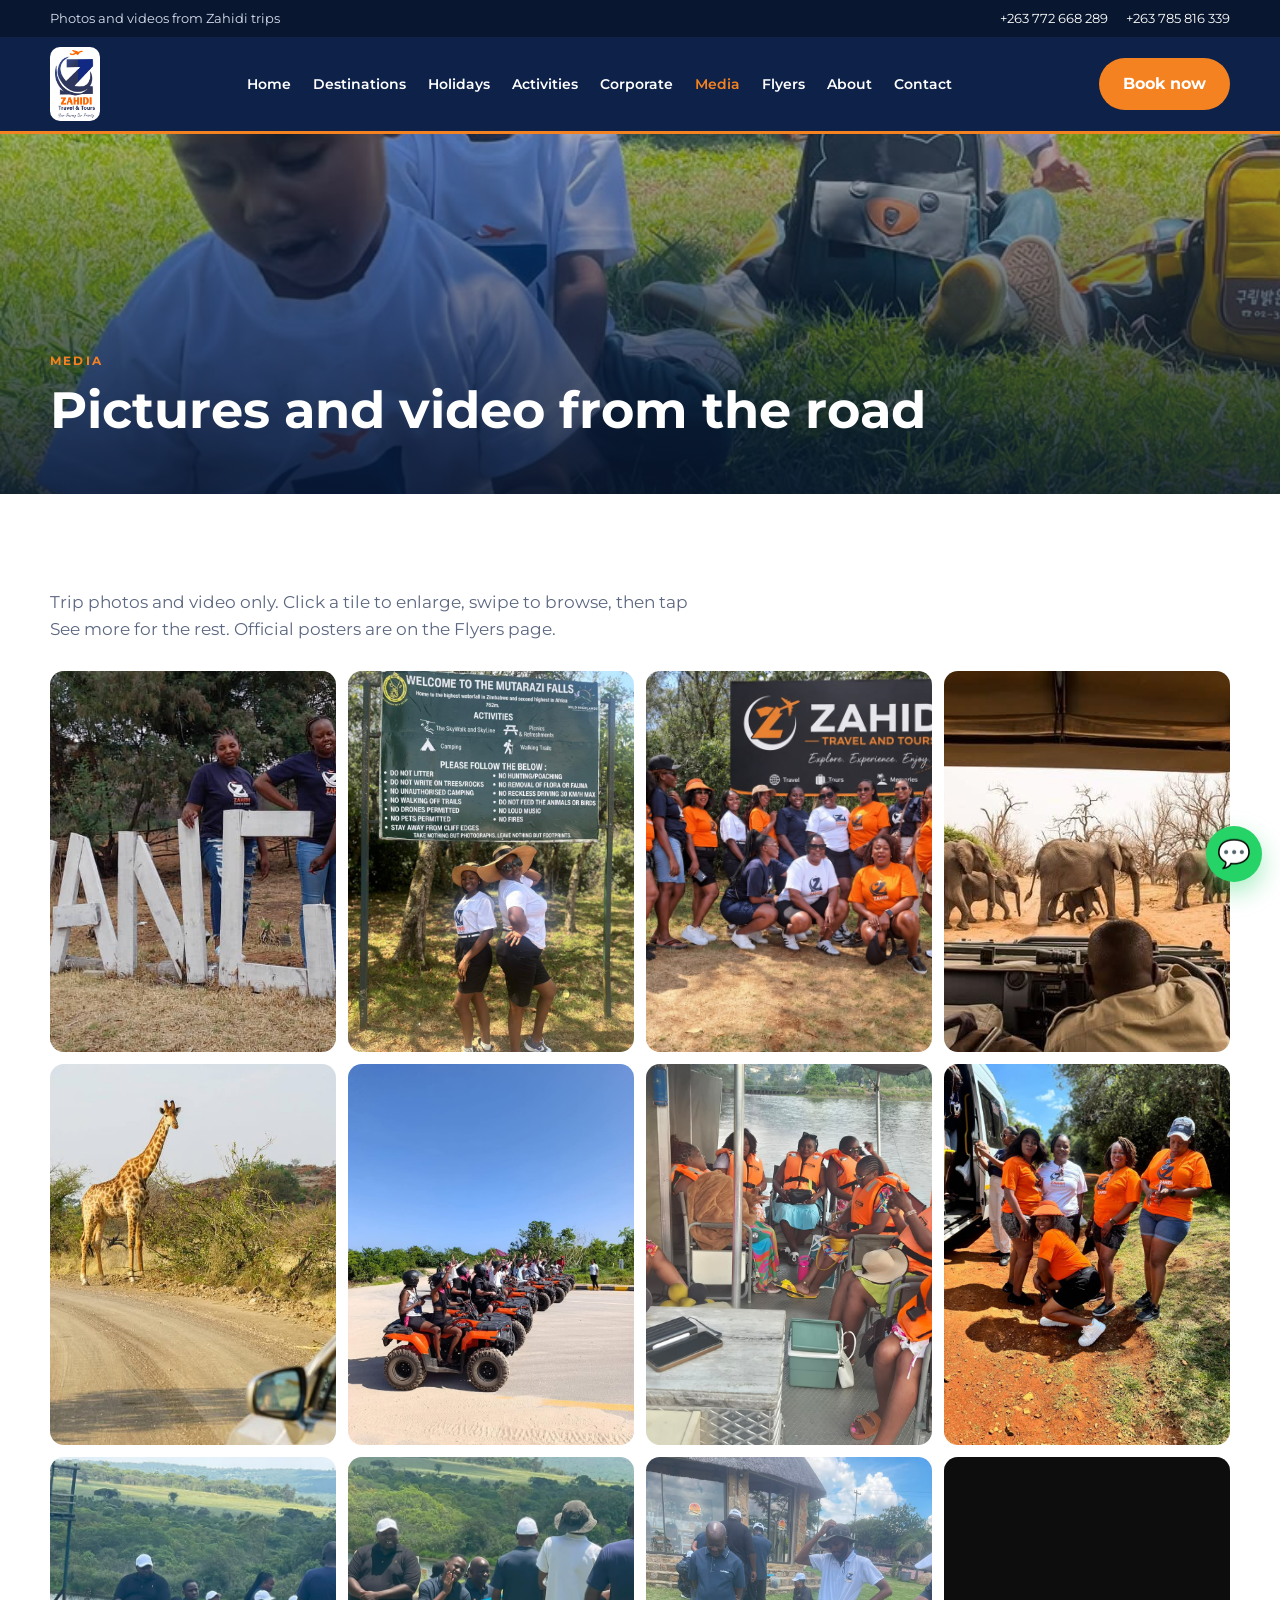
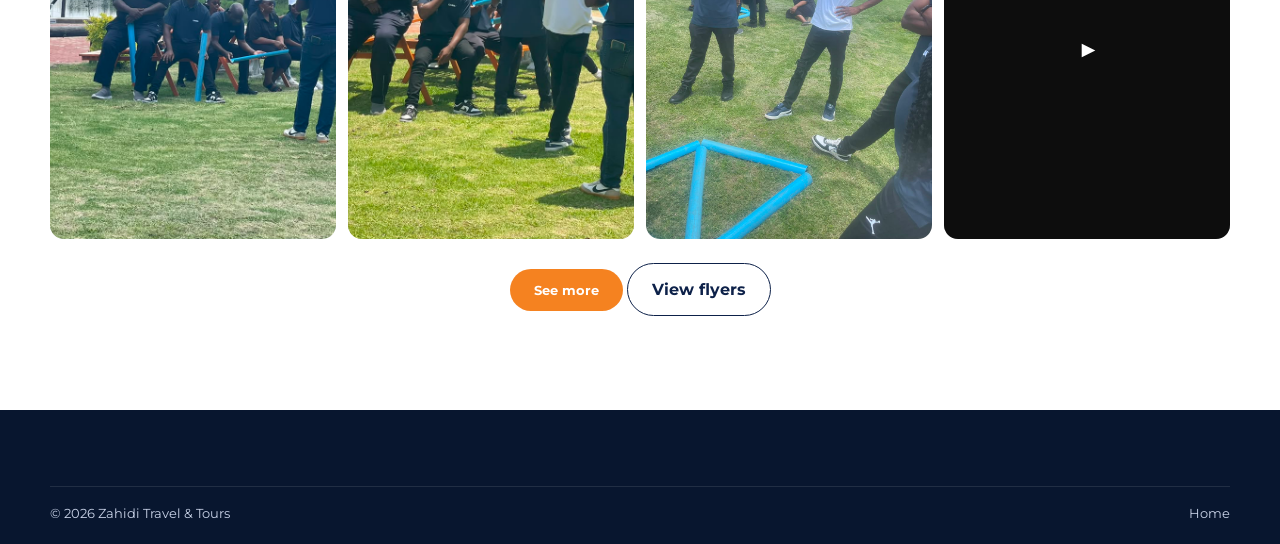
<file: media.html>
<!DOCTYPE html>
<html lang="en">
<head>
  <meta charset="UTF-8" />
  <meta name="viewport" content="width=device-width, initial-scale=1" />
  <title>Media | Zahidi Travel & Tours</title>
  <link href="https://fonts.googleapis.com/css2?family=Great+Vibes&family=Montserrat:wght@400;600;700;800&display=swap" rel="stylesheet" />
  <link rel="stylesheet" href="css/style.css" />
  <link rel="icon" href="images/brand/zahidi-logo.png" />
</head>
<body>
  <div class="topbar"><div class="container"><div>Photos and videos from Zahidi trips</div><div class="topbar-right"><a href="tel:+263772668289">+263 772 668 289</a><a href="tel:+263785816339">+263 785 816 339</a></div></div></div>
  <header class="site-header"><div class="container header-inner">
    <a class="brand" href="index.html"><img src="images/brand/zahidi-logo.png" alt="Zahidi Travel &amp; Tours" /></a>
    <button class="menu-toggle" onclick="toggleMenu()">☰</button>
    <nav id="siteNav"><ul>
      <li><a href="index.html">Home</a></li>
      <li><a href="destinations.html">Destinations</a></li>
      <li><a href="packages.html">Holidays</a></li>
      <li><a href="activities.html">Activities</a></li>
      <li><a href="corporate.html">Corporate</a></li>
      <li><a class="active" href="media.html">Media</a></li>
      <li><a href="flyers.html">Flyers</a></li>
      <li><a href="about.html">About</a></li>
      <li><a href="contact.html">Contact</a></li>
    </ul></nav>
    <a class="btn btn-orange" href="contact.html">Book now</a>
  </div></header>

  <section class="page-hero">
    <img src="images/media/media-054.jpeg" alt="Zahidi group" />
    <div class="overlay"></div>
    <div class="container"><p class="eyebrow">Media</p><h1>Pictures and video from the road</h1></div>
  </section>

  <section class="section">
    <div class="container">
      <p class="lead">Trip photos and video only. Click a tile to enlarge, swipe to browse, then tap See more for the rest. Official posters are on the <a href="flyers.html">Flyers</a> page.</p>
      <div class="media-grid" id="gallery">
        <div class="media-item" data-lightbox="images/media/media-073.jpeg" onclick="openLightbox('images/media/media-073.jpeg', false, this)"><img src="images/media/media-073.jpeg" alt="Nyanga sign" /></div>
        <div class="media-item" data-lightbox="images/media/media-068.jpeg" onclick="openLightbox('images/media/media-068.jpeg', false, this)"><img src="images/media/media-068.jpeg" alt="Mutarazi Falls" /></div>
        <div class="media-item" data-lightbox="images/media/media-074.jpeg" onclick="openLightbox('images/media/media-074.jpeg', false, this)"><img src="images/media/media-074.jpeg" alt="Zahidi team" /></div>
        <div class="media-item" data-lightbox="images/media/media-082.jpeg" onclick="openLightbox('images/media/media-082.jpeg', false, this)"><img src="images/media/media-082.jpeg" alt="Safari elephants" /></div>
        <div class="media-item" data-lightbox="images/media/media-085.jpeg" onclick="openLightbox('images/media/media-085.jpeg', false, this)"><img src="images/media/media-085.jpeg" alt="Giraffe on safari" /></div>
        <div class="media-item" data-lightbox="images/media/media-086.jpeg" onclick="openLightbox('images/media/media-086.jpeg', false, this)"><img src="images/media/media-086.jpeg" alt="Quad bike tour" /></div>
        <div class="media-item" data-lightbox="images/media/media-072.jpeg" onclick="openLightbox('images/media/media-072.jpeg', false, this)"><img src="images/media/media-072.jpeg" alt="Boat cruise" /></div>
        <div class="media-item" data-lightbox="images/media/media-083.jpeg" onclick="openLightbox('images/media/media-083.jpeg', false, this)"><img src="images/media/media-083.jpeg" alt="Zahidi group by van" /></div>
        <div class="media-item" data-lightbox="images/media/media-003.jpeg" onclick="openLightbox('images/media/media-003.jpeg', false, this)"><img src="images/media/media-003.jpeg" alt="" /></div>
        <div class="media-item" data-lightbox="images/media/media-004.jpeg" onclick="openLightbox('images/media/media-004.jpeg', false, this)"><img src="images/media/media-004.jpeg" alt="" /></div>
        <div class="media-item" data-lightbox="images/media/media-007.jpeg" onclick="openLightbox('images/media/media-007.jpeg', false, this)"><img src="images/media/media-007.jpeg" alt="" /></div>
        <div class="media-item video" data-lightbox="images/media/media-066.mp4" data-video="true" onclick="openLightbox('images/media/media-066.mp4', true, this)"><video src="images/media/media-066.mp4" muted></video></div>
        <div class="media-item hidden" data-lightbox="images/media/media-067.jpeg" onclick="openLightbox('images/media/media-067.jpeg', false, this)"><img src="images/media/media-067.jpeg" alt="Zahidi team at the pool" /></div>
        <div class="media-item hidden" data-lightbox="images/media/media-069.jpeg" onclick="openLightbox('images/media/media-069.jpeg', false, this)"><img src="images/media/media-069.jpeg" alt="Waterfall outing" /></div>
        <div class="media-item hidden" data-lightbox="images/media/media-070.jpeg" onclick="openLightbox('images/media/media-070.jpeg', false, this)"><img src="images/media/media-070.jpeg" alt="Zahidi branded tracksuit" /></div>
        <div class="media-item hidden" data-lightbox="images/media/media-071.jpeg" onclick="openLightbox('images/media/media-071.jpeg', false, this)"><img src="images/media/media-071.jpeg" alt="Viewpoint rest" /></div>
        <div class="media-item hidden" data-lightbox="images/media/media-075.jpeg" onclick="openLightbox('images/media/media-075.jpeg', false, this)"><img src="images/media/media-075.jpeg" alt="Zahidi shirt at lookout" /></div>
        <div class="media-item hidden" data-lightbox="images/media/media-076.jpeg" onclick="openLightbox('images/media/media-076.jpeg', false, this)"><img src="images/media/media-076.jpeg" alt="Skywalk" /></div>
        <div class="media-item hidden" data-lightbox="images/media/media-077.jpeg" onclick="openLightbox('images/media/media-077.jpeg', false, this)"><img src="images/media/media-077.jpeg" alt="Mutarazi Falls welcome" /></div>
        <div class="media-item hidden" data-lightbox="images/media/media-078.jpeg" onclick="openLightbox('images/media/media-078.jpeg', false, this)"><img src="images/media/media-078.jpeg" alt="Sunset at Nyanga" /></div>
        <div class="media-item hidden" data-lightbox="images/media/media-079.jpeg" onclick="openLightbox('images/media/media-079.jpeg', false, this)"><img src="images/media/media-079.jpeg" alt="Friends at the viewpoint" /></div>
        <div class="media-item hidden" data-lightbox="images/media/media-080.jpeg" onclick="openLightbox('images/media/media-080.jpeg', false, this)"><img src="images/media/media-080.jpeg" alt="On the Zahidi shuttle" /></div>
        <div class="media-item hidden" data-lightbox="images/media/media-081.jpeg" onclick="openLightbox('images/media/media-081.jpeg', false, this)"><img src="images/media/media-081.jpeg" alt="Canopy walk" /></div>
        <div class="media-item hidden" data-lightbox="images/media/media-084.jpeg" onclick="openLightbox('images/media/media-084.jpeg', false, this)"><img src="images/media/media-084.jpeg" alt="In the waterfall" /></div>
        <div class="media-item hidden" data-lightbox="images/media/media-087.jpeg" onclick="openLightbox('images/media/media-087.jpeg', false, this)"><img src="images/media/media-087.jpeg" alt="Agro-tourism conference" /></div>
        <div class="media-item hidden" data-lightbox="images/media/media-088.jpeg" onclick="openLightbox('images/media/media-088.jpeg', false, this)"><img src="images/media/media-088.jpeg" alt="Corporate workshop" /></div>
        <div class="media-item hidden" data-lightbox="images/media/media-089.jpeg" onclick="openLightbox('images/media/media-089.jpeg', false, this)"><img src="images/media/media-089.jpeg" alt="Zahidi briefing" /></div>
        <div class="media-item hidden" data-lightbox="images/media/media-090.jpeg" onclick="openLightbox('images/media/media-090.jpeg', false, this)"><img src="images/media/media-090.jpeg" alt="Zahidi hoodie" /></div>
        <div class="media-item hidden" data-lightbox="images/media/media-091.jpeg" onclick="openLightbox('images/media/media-091.jpeg', false, this)"><img src="images/media/media-091.jpeg" alt="Corporate team building" /></div>
        <div class="media-item hidden" data-lightbox="images/media/media-092.jpeg" onclick="openLightbox('images/media/media-092.jpeg', false, this)"><img src="images/media/media-092.jpeg" alt="Team briefing" /></div>
        <div class="media-item hidden" data-lightbox="images/media/media-093.jpeg" onclick="openLightbox('images/media/media-093.jpeg', false, this)"><img src="images/media/media-093.jpeg" alt="Group activity" /></div>
        <div class="media-item hidden" data-lightbox="images/media/media-005.jpeg" onclick="openLightbox('images/media/media-005.jpeg', false, this)"><img src="images/media/media-005.jpeg" alt="" /></div>
        <div class="media-item hidden" data-lightbox="images/media/media-006.jpeg" onclick="openLightbox('images/media/media-006.jpeg', false, this)"><img src="images/media/media-006.jpeg" alt="" /></div>
        <div class="media-item hidden" data-lightbox="images/media/media-008.jpeg" onclick="openLightbox('images/media/media-008.jpeg', false, this)"><img src="images/media/media-008.jpeg" alt="" /></div>
        <div class="media-item hidden" data-lightbox="images/media/media-009.jpeg" onclick="openLightbox('images/media/media-009.jpeg', false, this)"><img src="images/media/media-009.jpeg" alt="" /></div>
        <div class="media-item hidden" data-lightbox="images/media/media-010.jpeg" onclick="openLightbox('images/media/media-010.jpeg', false, this)"><img src="images/media/media-010.jpeg" alt="" /></div>
        <div class="media-item hidden" data-lightbox="images/media/media-011.jpeg" onclick="openLightbox('images/media/media-011.jpeg', false, this)"><img src="images/media/media-011.jpeg" alt="" /></div>
        <div class="media-item hidden" data-lightbox="images/media/media-012.jpeg" onclick="openLightbox('images/media/media-012.jpeg', false, this)"><img src="images/media/media-012.jpeg" alt="" /></div>
        <div class="media-item hidden" data-lightbox="images/media/media-016.jpeg" onclick="openLightbox('images/media/media-016.jpeg', false, this)"><img src="images/media/media-016.jpeg" alt="" /></div>
        <div class="media-item hidden" data-lightbox="images/media/media-017.jpeg" onclick="openLightbox('images/media/media-017.jpeg', false, this)"><img src="images/media/media-017.jpeg" alt="" /></div>
        <div class="media-item hidden" data-lightbox="images/media/media-018.jpeg" onclick="openLightbox('images/media/media-018.jpeg', false, this)"><img src="images/media/media-018.jpeg" alt="" /></div>
        <div class="media-item hidden" data-lightbox="images/media/media-019.jpeg" onclick="openLightbox('images/media/media-019.jpeg', false, this)"><img src="images/media/media-019.jpeg" alt="" /></div>
        <div class="media-item hidden" data-lightbox="images/media/media-021.jpeg" onclick="openLightbox('images/media/media-021.jpeg', false, this)"><img src="images/media/media-021.jpeg" alt="" /></div>
        <div class="media-item hidden" data-lightbox="images/media/media-023.jpeg" onclick="openLightbox('images/media/media-023.jpeg', false, this)"><img src="images/media/media-023.jpeg" alt="" /></div>
        <div class="media-item hidden" data-lightbox="images/media/media-024.jpeg" onclick="openLightbox('images/media/media-024.jpeg', false, this)"><img src="images/media/media-024.jpeg" alt="" /></div>
        <div class="media-item hidden" data-lightbox="images/media/media-025.jpeg" onclick="openLightbox('images/media/media-025.jpeg', false, this)"><img src="images/media/media-025.jpeg" alt="" /></div>
        <div class="media-item hidden" data-lightbox="images/media/media-026.jpeg" onclick="openLightbox('images/media/media-026.jpeg', false, this)"><img src="images/media/media-026.jpeg" alt="" /></div>
        <div class="media-item hidden" data-lightbox="images/media/media-027.jpeg" onclick="openLightbox('images/media/media-027.jpeg', false, this)"><img src="images/media/media-027.jpeg" alt="" /></div>
        <div class="media-item hidden" data-lightbox="images/media/media-028.jpeg" onclick="openLightbox('images/media/media-028.jpeg', false, this)"><img src="images/media/media-028.jpeg" alt="" /></div>
        <div class="media-item hidden" data-lightbox="images/media/media-030.jpeg" onclick="openLightbox('images/media/media-030.jpeg', false, this)"><img src="images/media/media-030.jpeg" alt="" /></div>
        <div class="media-item hidden" data-lightbox="images/media/media-032.jpeg" onclick="openLightbox('images/media/media-032.jpeg', false, this)"><img src="images/media/media-032.jpeg" alt="" /></div>
        <div class="media-item hidden" data-lightbox="images/media/media-036.jpeg" onclick="openLightbox('images/media/media-036.jpeg', false, this)"><img src="images/media/media-036.jpeg" alt="" /></div>
        <div class="media-item hidden" data-lightbox="images/media/media-043.jpeg" onclick="openLightbox('images/media/media-043.jpeg', false, this)"><img src="images/media/media-043.jpeg" alt="" /></div>
        <div class="media-item hidden" data-lightbox="images/media/media-044.jpeg" onclick="openLightbox('images/media/media-044.jpeg', false, this)"><img src="images/media/media-044.jpeg" alt="" /></div>
        <div class="media-item hidden" data-lightbox="images/media/media-046.jpeg" onclick="openLightbox('images/media/media-046.jpeg', false, this)"><img src="images/media/media-046.jpeg" alt="" /></div>
        <div class="media-item hidden" data-lightbox="images/media/media-047.jpeg" onclick="openLightbox('images/media/media-047.jpeg', false, this)"><img src="images/media/media-047.jpeg" alt="" /></div>
        <div class="media-item hidden" data-lightbox="images/media/media-048.jpeg" onclick="openLightbox('images/media/media-048.jpeg', false, this)"><img src="images/media/media-048.jpeg" alt="" /></div>
        <div class="media-item hidden" data-lightbox="images/media/media-050.jpeg" onclick="openLightbox('images/media/media-050.jpeg', false, this)"><img src="images/media/media-050.jpeg" alt="" /></div>
        <div class="media-item hidden" data-lightbox="images/media/media-051.jpeg" onclick="openLightbox('images/media/media-051.jpeg', false, this)"><img src="images/media/media-051.jpeg" alt="" /></div>
        <div class="media-item hidden" data-lightbox="images/media/media-053.jpeg" onclick="openLightbox('images/media/media-053.jpeg', false, this)"><img src="images/media/media-053.jpeg" alt="" /></div>
        <div class="media-item hidden" data-lightbox="images/media/media-054.jpeg" onclick="openLightbox('images/media/media-054.jpeg', false, this)"><img src="images/media/media-054.jpeg" alt="" /></div>
        <div class="media-item hidden" data-lightbox="images/media/media-056.jpeg" onclick="openLightbox('images/media/media-056.jpeg', false, this)"><img src="images/media/media-056.jpeg" alt="" /></div>
        <div class="media-item hidden" data-lightbox="images/media/media-057.jpeg" onclick="openLightbox('images/media/media-057.jpeg', false, this)"><img src="images/media/media-057.jpeg" alt="" /></div>
        <div class="media-item hidden" data-lightbox="images/media/media-058.jpeg" onclick="openLightbox('images/media/media-058.jpeg', false, this)"><img src="images/media/media-058.jpeg" alt="" /></div>
        <div class="media-item hidden" data-lightbox="images/media/media-060.jpeg" onclick="openLightbox('images/media/media-060.jpeg', false, this)"><img src="images/media/media-060.jpeg" alt="" /></div>
        <div class="media-item hidden" data-lightbox="images/media/media-061.jpeg" onclick="openLightbox('images/media/media-061.jpeg', false, this)"><img src="images/media/media-061.jpeg" alt="" /></div>
        <div class="media-item hidden" data-lightbox="images/media/media-062.jpeg" onclick="openLightbox('images/media/media-062.jpeg', false, this)"><img src="images/media/media-062.jpeg" alt="" /></div>
        <div class="media-item hidden" data-lightbox="images/media/media-063.jpeg" onclick="openLightbox('images/media/media-063.jpeg', false, this)"><img src="images/media/media-063.jpeg" alt="" /></div>
        <div class="media-item hidden" data-lightbox="images/media/media-065.jpeg" onclick="openLightbox('images/media/media-065.jpeg', false, this)"><img src="images/media/media-065.jpeg" alt="" /></div>
      </div>
      <p class="see-more-wrap"><button class="btn btn-orange" type="button" onclick="revealMedia(this)">See more</button> <a class="btn btn-outline" href="flyers.html">View flyers</a></p>
    </div>
  </section>

  <div class="lightbox" id="lightbox" onclick="closeLightbox()">
    <button class="lightbox-close" type="button">×</button>
    <button class="lightbox-nav prev" type="button" onclick="event.stopPropagation(); lightboxNav(-1)">‹</button>
    <img id="lightboxImg" alt="Gallery photo" />
    <video id="lightboxVid" controls></video>
    <button class="lightbox-nav next" type="button" onclick="event.stopPropagation(); lightboxNav(1)">›</button>
  </div>
  <footer><div class="container copy"><span>© 2026 Zahidi Travel &amp; Tours</span><a href="index.html">Home</a></div></footer>
  <a class="whatsapp-float" href="https://wa.me/263772668289">💬</a>
  <script src="js/main.js"></script>
</body>
</html>
</file>
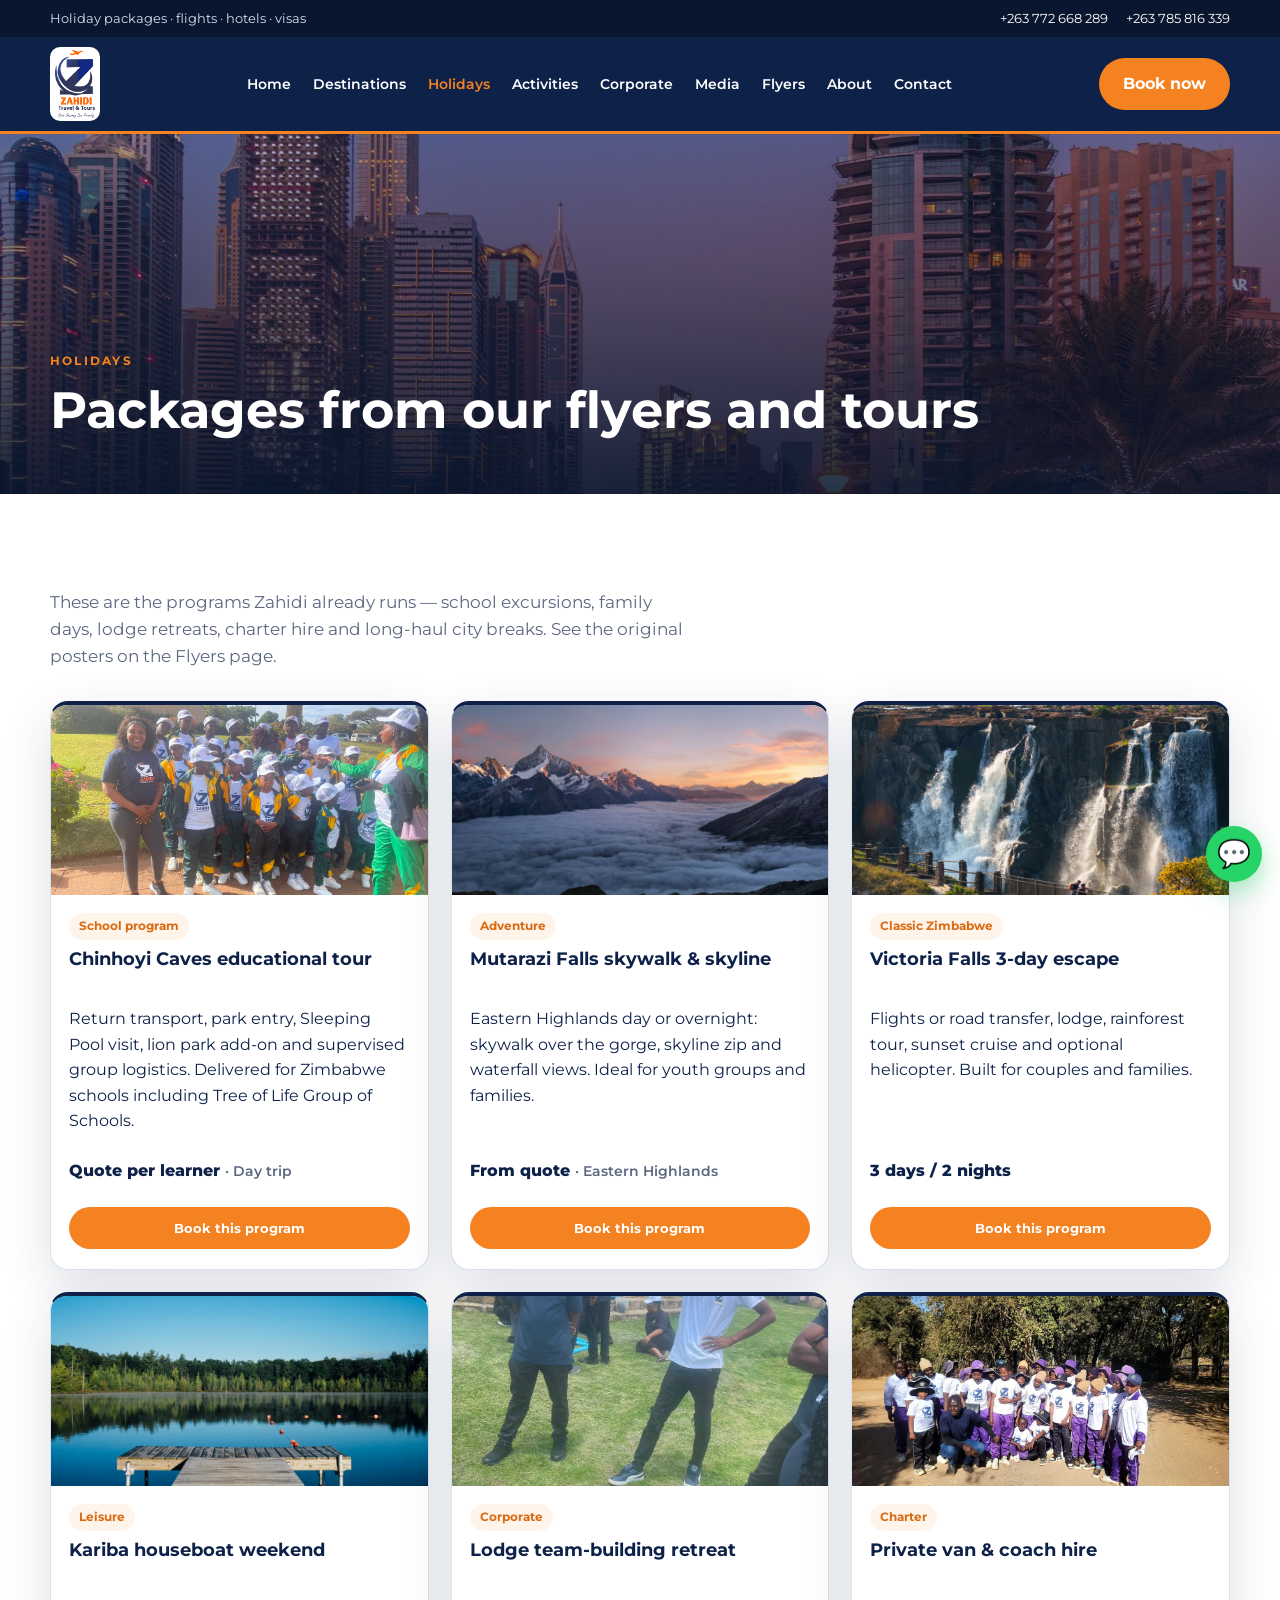
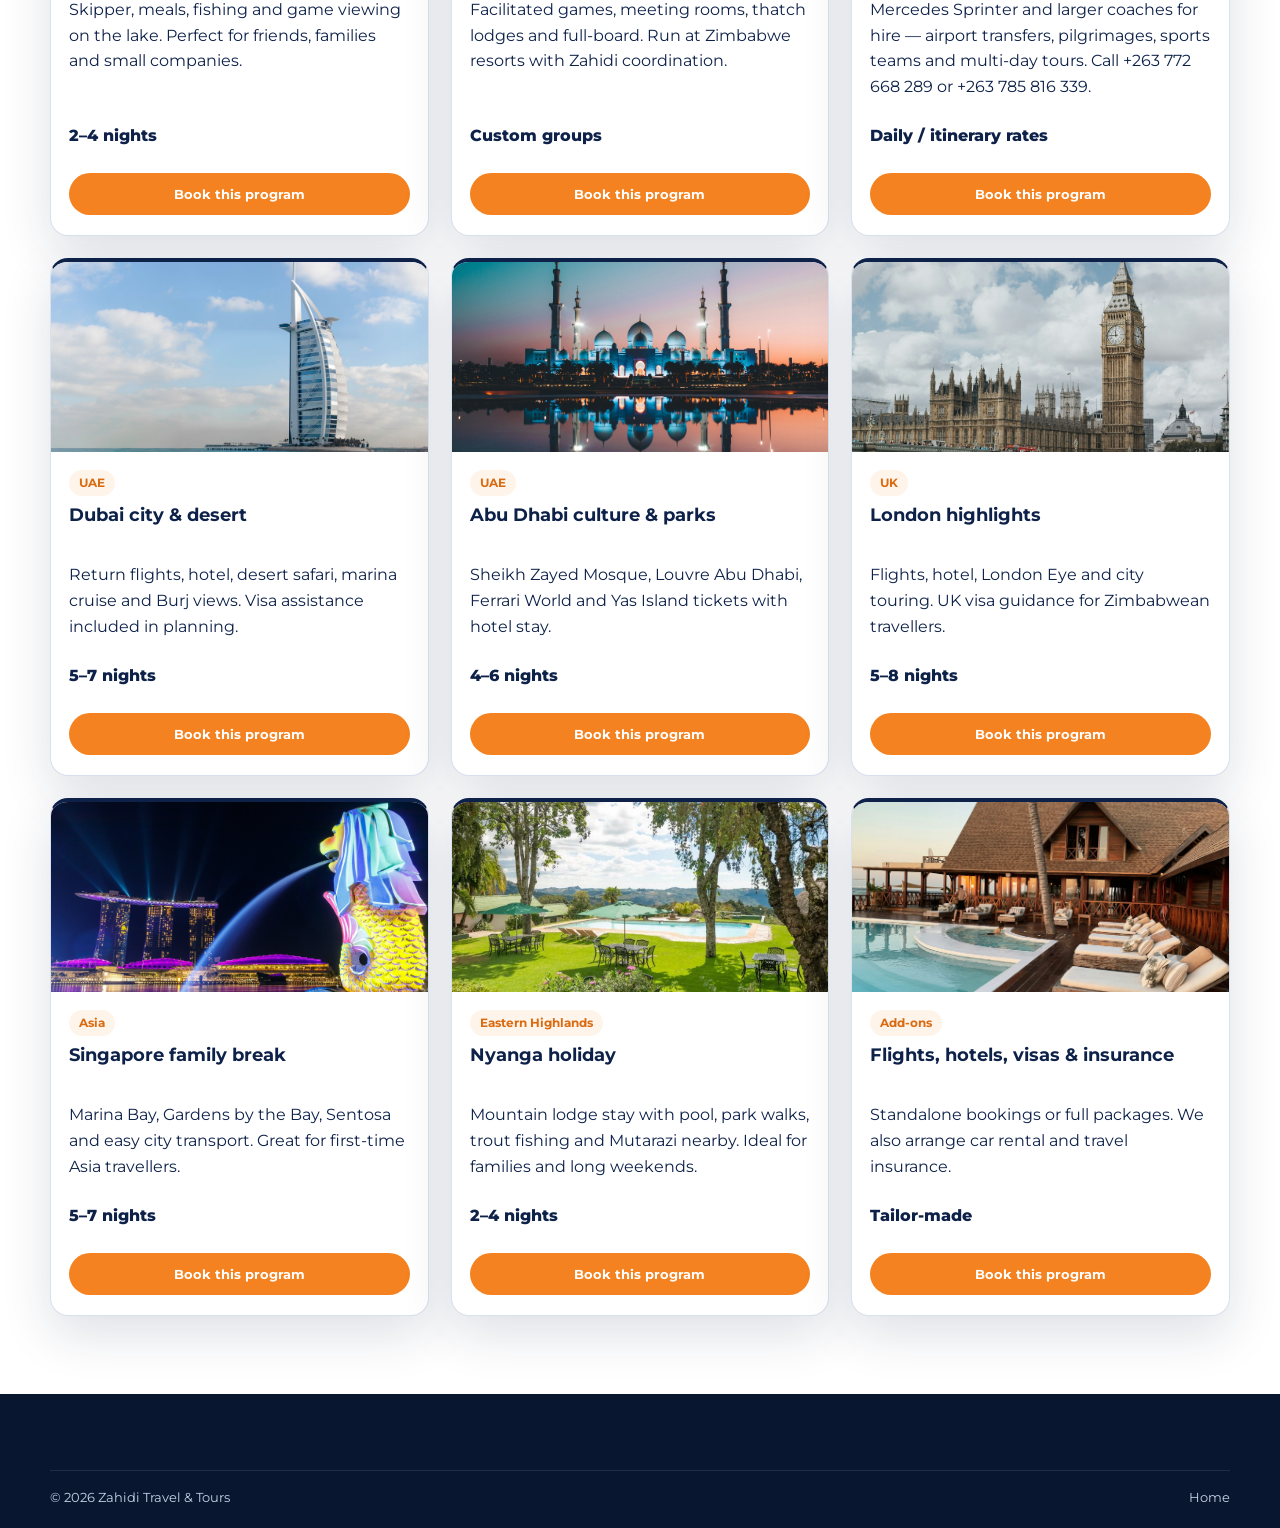
<file: packages.html>
<!DOCTYPE html>
<html lang="en">
<head>
  <meta charset="UTF-8" />
  <meta name="viewport" content="width=device-width, initial-scale=1" />
  <title>Holiday Packages | Zahidi Travel & Tours</title>
  <link href="https://fonts.googleapis.com/css2?family=Great+Vibes&family=Montserrat:wght@400;600;700;800&display=swap" rel="stylesheet" />
  <link rel="stylesheet" href="css/style.css" />
  <link rel="icon" href="images/brand/zahidi-logo.png" />
</head>
<body>
  <div class="topbar"><div class="container"><div>Holiday packages · flights · hotels · visas</div><div class="topbar-right"><a href="tel:+263772668289">+263 772 668 289</a><a href="tel:+263785816339">+263 785 816 339</a></div></div></div>
  <header class="site-header"><div class="container header-inner">
    <a class="brand" href="index.html"><img src="images/brand/zahidi-logo.png" alt="Zahidi Travel &amp; Tours" /></a>
    <button class="menu-toggle" onclick="toggleMenu()">☰</button>
    <nav id="siteNav"><ul>
      <li><a href="index.html">Home</a></li>
      <li><a href="destinations.html">Destinations</a></li>
      <li><a class="active" href="packages.html">Holidays</a></li>
      <li><a href="activities.html">Activities</a></li>
      <li><a href="corporate.html">Corporate</a></li>
      <li><a href="media.html">Media</a></li>
      <li><a href="flyers.html">Flyers</a></li>
      <li><a href="about.html">About</a></li>
      <li><a href="contact.html">Contact</a></li>
    </ul></nav>
    <a class="btn btn-orange" href="contact.html">Book now</a>
  </div></header>

  <section class="page-hero">
    <img src="images/destinations/dubai-marina.jpg" alt="Holiday skyline" />
    <div class="overlay"></div>
    <div class="container"><p class="eyebrow">Holidays</p><h1>Packages from our flyers and tours</h1></div>
  </section>

  <section class="section">
    <div class="container">
      <p class="lead">These are the programs Zahidi already runs — school excursions, family days, lodge retreats, charter hire and long-haul city breaks. See the original posters on the <a href="flyers.html">Flyers</a> page.</p>
      <div class="card-grid">
        <article class="card">
          <img src="images/media/media-048.jpeg" alt="Chinhoyi Caves school trip" />
          <div class="card-body">
            <span class="tag">School program</span>
            <h3>Chinhoyi Caves educational tour</h3>
            <p>Return transport, park entry, Sleeping Pool visit, lion park add-on and supervised group logistics. Delivered for Zimbabwe schools including Tree of Life Group of Schools.</p>
            <p class="price">Quote per learner <span>· Day trip</span></p>
            <button class="btn btn-orange" onclick="enquire('Chinhoyi Caves educational tour')">Book this program</button>
          </div>
        </article>
        <article class="card">
          <img src="images/activities/zipline.jpg" alt="Mutarazi Falls" />
          <div class="card-body">
            <span class="tag">Adventure</span>
            <h3>Mutarazi Falls skywalk &amp; skyline</h3>
            <p>Eastern Highlands day or overnight: skywalk over the gorge, skyline zip and waterfall views. Ideal for youth groups and families.</p>
            <p class="price">From quote <span>· Eastern Highlands</span></p>
            <button class="btn btn-orange" onclick="enquire('Mutarazi Falls Skywalk package')">Book this program</button>
          </div>
        </article>
        <article class="card">
          <img src="images/destinations/victoria-falls-bridge.jpg" alt="Victoria Falls package" />
          <div class="card-body">
            <span class="tag">Classic Zimbabwe</span>
            <h3>Victoria Falls 3-day escape</h3>
            <p>Flights or road transfer, lodge, rainforest tour, sunset cruise and optional helicopter. Built for couples and families.</p>
            <p class="price">3 days / 2 nights</p>
            <button class="btn btn-orange" onclick="enquire('Victoria Falls 3-day package')">Book this program</button>
          </div>
        </article>
        <article class="card">
          <img src="images/destinations/sunset-lake.jpg" alt="Kariba houseboat" />
          <div class="card-body">
            <span class="tag">Leisure</span>
            <h3>Kariba houseboat weekend</h3>
            <p>Skipper, meals, fishing and game viewing on the lake. Perfect for friends, families and small companies.</p>
            <p class="price">2–4 nights</p>
            <button class="btn btn-orange" onclick="enquire('Kariba houseboat weekend')">Book this program</button>
          </div>
        </article>
        <article class="card">
          <img src="images/media/media-007.jpeg" alt="Team building lodge" />
          <div class="card-body">
            <span class="tag">Corporate</span>
            <h3>Lodge team-building retreat</h3>
            <p>Facilitated games, meeting rooms, thatch lodges and full-board. Run at Zimbabwe resorts with Zahidi coordination.</p>
            <p class="price">Custom groups</p>
            <button class="btn btn-orange" onclick="enquire('Lodge team building retreat')">Book this program</button>
          </div>
        </article>
        <article class="card">
          <img src="images/media/media-046.jpeg" alt="Charter van" />
          <div class="card-body">
            <span class="tag">Charter</span>
            <h3>Private van &amp; coach hire</h3>
            <p>Mercedes Sprinter and larger coaches for hire — airport transfers, pilgrimages, sports teams and multi-day tours. Call +263 772 668 289 or +263 785 816 339.</p>
            <p class="price">Daily / itinerary rates</p>
            <button class="btn btn-orange" onclick="enquire('Private charter hire')">Book this program</button>
          </div>
        </article>
        <article class="card">
          <img src="images/destinations/dubai.jpg" alt="Dubai holiday" />
          <div class="card-body">
            <span class="tag">UAE</span>
            <h3>Dubai city &amp; desert</h3>
            <p>Return flights, hotel, desert safari, marina cruise and Burj views. Visa assistance included in planning.</p>
            <p class="price">5–7 nights</p>
            <button class="btn btn-orange" onclick="enquire('Dubai holiday package')">Book this program</button>
          </div>
        </article>
        <article class="card">
          <img src="images/destinations/abu-dhabi.jpg" alt="Abu Dhabi" />
          <div class="card-body">
            <span class="tag">UAE</span>
            <h3>Abu Dhabi culture &amp; parks</h3>
            <p>Sheikh Zayed Mosque, Louvre Abu Dhabi, Ferrari World and Yas Island tickets with hotel stay.</p>
            <p class="price">4–6 nights</p>
            <button class="btn btn-orange" onclick="enquire('Abu Dhabi holiday package')">Book this program</button>
          </div>
        </article>
        <article class="card">
          <img src="images/destinations/london-eye.jpg" alt="London" />
          <div class="card-body">
            <span class="tag">UK</span>
            <h3>London highlights</h3>
            <p>Flights, hotel, London Eye and city touring. UK visa guidance for Zimbabwean travellers.</p>
            <p class="price">5–8 nights</p>
            <button class="btn btn-orange" onclick="enquire('London holiday package')">Book this program</button>
          </div>
        </article>
        <article class="card">
          <img src="images/destinations/singapore-gardens.jpg" alt="Singapore" />
          <div class="card-body">
            <span class="tag">Asia</span>
            <h3>Singapore family break</h3>
            <p>Marina Bay, Gardens by the Bay, Sentosa and easy city transport. Great for first-time Asia travellers.</p>
            <p class="price">5–7 nights</p>
            <button class="btn btn-orange" onclick="enquire('Singapore holiday package')">Book this program</button>
          </div>
        </article>
        <article class="card">
          <img src="images/destinations/nyanga.png" alt="Nyanga holiday" />
          <div class="card-body">
            <span class="tag">Eastern Highlands</span>
            <h3>Nyanga holiday</h3>
            <p>Mountain lodge stay with pool, park walks, trout fishing and Mutarazi nearby. Ideal for families and long weekends.</p>
            <p class="price">2–4 nights</p>
            <button class="btn btn-orange" onclick="enquire('Nyanga holiday')">Book this program</button>
          </div>
        </article>
        <article class="card">
          <img src="images/activities/hotel.jpg" alt="Hotels" />
          <div class="card-body">
            <span class="tag">Add-ons</span>
            <h3>Flights, hotels, visas &amp; insurance</h3>
            <p>Standalone bookings or full packages. We also arrange car rental and travel insurance.</p>
            <p class="price">Tailor-made</p>
            <button class="btn btn-orange" onclick="enquire('flights hotels visas and insurance')">Book this program</button>
          </div>
        </article>
      </div>
    </div>
  </section>

  <footer>
    <div class="container copy"><span>© 2026 Zahidi Travel &amp; Tours</span><a href="index.html">Home</a></div>
  </footer>
  <a class="whatsapp-float" href="https://wa.me/263772668289">💬</a>
  <script src="js/main.js"></script>
</body>
</html>
</file>
<file: css/style.css>
:root {
  --navy: #0d2149;
  --navy-deep: #08162f;
  --navy-mid: #163a73;
  --orange: #f58220;
  --orange-dark: #d96b12;
  --orange-soft: #ffb066;
  --cream: #e8edf6;
  --white: #ffffff;
  --muted: #5c6780;
  --line: #e6e9f0;
  --shadow: 0 18px 50px rgba(13, 33, 73, 0.14);
  --radius: 18px;
  --max: 1180px;
  --font: "Montserrat", "Segoe UI", sans-serif;
  --script: "Great Vibes", cursive;
}

*, *::before, *::after { box-sizing: border-box; }
html { scroll-behavior: smooth; }
body {
  margin: 0;
  font-family: var(--font);
  color: var(--navy);
  background: var(--white);
  line-height: 1.6;
}
img, video { max-width: 100%; display: block; }
a { color: inherit; text-decoration: none; }
button, input, select, textarea { font-family: inherit; }
.container { width: min(var(--max), calc(100% - 40px)); margin-inline: auto; }
.section { padding: 78px 0; }
.section-tight { padding: 56px 0; }

.eyebrow {
  display: inline-block;
  color: var(--orange);
  font-size: 0.78rem;
  font-weight: 700;
  letter-spacing: 0.18em;
  text-transform: uppercase;
  margin-bottom: 8px;
}
h1, h2, h3 { margin: 0 0 12px; line-height: 1.2; }
h1 { font-size: clamp(2.1rem, 4vw, 3.4rem); }
h2 { font-size: clamp(1.7rem, 3vw, 2.4rem); color: var(--navy); }
.section h2::after {
  content: "";
  display: block;
  width: 56px;
  height: 4px;
  background: var(--navy);
  margin-top: 10px;
  border-radius: 4px;
}
.center h2::after { margin-inline: auto; }
h3 { font-size: 1.15rem; }
.lead { color: var(--muted); font-size: 1.05rem; max-width: 640px; }
.center { text-align: center; }
.center .lead { margin-inline: auto; }

.btn {
  display: inline-flex;
  align-items: center;
  justify-content: center;
  gap: 8px;
  border: 0;
  border-radius: 999px;
  padding: 13px 24px;
  font-weight: 700;
  cursor: pointer;
  transition: 0.2s ease;
}
.btn-orange { background: var(--orange); color: #fff; }
.btn-orange:hover { background: var(--orange-dark); transform: translateY(-1px); }
.btn-navy { background: var(--navy); color: #fff; }
.btn-navy:hover { background: var(--navy-mid); }
.btn-ghost {
  background: transparent;
  color: #fff;
  border: 1.5px solid rgba(255,255,255,.55);
}
.btn-ghost:hover { background: #fff; color: var(--navy); }
.btn-outline {
  background: transparent;
  color: var(--navy);
  border: 1.5px solid var(--navy);
}
.btn-outline:hover { background: var(--navy); color: #fff; }

/* Top bar */
.topbar {
  background: var(--navy-deep);
  color: #d7deee;
  font-size: 0.82rem;
}
.topbar .container {
  display: flex;
  justify-content: space-between;
  gap: 16px;
  padding: 8px 0;
  flex-wrap: wrap;
}
.topbar a { color: #fff; }
.topbar a:hover { color: var(--orange); }
.topbar-right { display: flex; gap: 18px; }

/* Header */
.site-header {
  position: sticky;
  top: 0;
  z-index: 50;
  background: var(--navy);
  border-bottom: 3px solid var(--orange);
}
.header-inner {
  display: flex;
  align-items: center;
  justify-content: space-between;
  gap: 20px;
  padding: 10px 0;
}
.brand {
  display: inline-flex;
  align-items: center;
  justify-content: center;
  width: max-content;
  background: #fff;
  border-radius: 10px;
  padding: 3px 5px;
  line-height: 0;
  flex-shrink: 0;
}
.brand img {
  height: 68px;
  width: auto;
  display: block;
  object-fit: contain;
}
nav ul {
  display: flex;
  gap: 22px;
  list-style: none;
  margin: 0;
  padding: 0;
}
nav a {
  font-size: 0.88rem;
  font-weight: 600;
  color: #fff;
}
nav a:hover, nav a.active { color: var(--orange); }
.menu-toggle {
  display: none;
  background: none;
  border: 0;
  font-size: 1.6rem;
  color: #fff;
  cursor: pointer;
}

/* Hero */
.hero {
  position: relative;
  background: #0d2149;
  line-height: 0;
  overflow: hidden;
}
.hero-banner {
  width: 100%;
  height: auto;
  display: block;
}
.hero-mobile-copy { display: none; }
.search-wrap {
  position: relative;
  z-index: 4;
  margin-top: 22px;
  margin-bottom: 8px;
}
.search-card {
  background: #fff;
  color: var(--navy);
  border-radius: 18px;
  padding: 16px;
  display: grid;
  grid-template-columns: 1.3fr 1fr 1fr auto;
  gap: 10px;
  box-shadow: var(--shadow);
  border: 1px solid #d9e0ee;
  border-top: 4px solid var(--navy);
}
.search-card label {
  display: block;
  font-size: 0.72rem;
  font-weight: 700;
  letter-spacing: .08em;
  text-transform: uppercase;
  color: var(--muted);
}
.search-card input, .search-card select {
  width: 100%;
  border: 0;
  background: var(--cream);
  border-radius: 12px;
  padding: 12px 12px;
  margin-top: 6px;
  outline: none;
}

.page-hero {
  position: relative;
  min-height: 360px;
  display: grid;
  align-items: end;
  color: #fff;
}
.page-hero img {
  position: absolute;
  inset: 0;
  width: 100%;
  height: 100%;
  object-fit: cover;
}
.page-hero .overlay {
  position: absolute;
  inset: 0;
  background: linear-gradient(180deg, rgba(13,33,73,.35), rgba(8,22,47,.88));
}
.page-hero .container { position: relative; z-index: 2; padding-bottom: 42px; }

/* Categories */
.cats {
  display: grid;
  grid-template-columns: repeat(6, 1fr);
  gap: 16px;
  margin-top: 22px;
  position: relative;
  z-index: 3;
}
.cat {
  background: #fff;
  border-radius: 16px;
  padding: 18px 10px;
  text-align: center;
  box-shadow: var(--shadow);
  border: 1px solid #d9e0ee;
  border-bottom: 3px solid var(--navy);
}
.cat .icon {
  width: 48px;
  height: 48px;
  margin: 0 auto 10px;
  border-radius: 50%;
  background: var(--navy);
  color: #fff;
  display: grid;
  place-items: center;
  font-size: 1.3rem;
}
.cat strong { display: block; font-size: 0.82rem; }

/* Destinations */
.dest-grid {
  display: grid;
  grid-template-columns: repeat(4, 1fr);
  gap: 22px;
  margin-top: 32px;
}
.dest-card {
  position: relative;
  border-radius: 22px;
  overflow: hidden;
  min-height: 280px;
  color: #fff;
  box-shadow: var(--shadow);
}
.dest-card img {
  width: 100%;
  height: 100%;
  object-fit: cover;
  position: absolute;
  inset: 0;
  transition: 0.5s ease;
}
.dest-card:hover img { transform: scale(1.08); }
.dest-card .cap {
  position: absolute;
  inset: auto 0 0;
  padding: 22px;
  background: linear-gradient(transparent, rgba(8,22,47,.88));
}
.dest-card small { color: var(--orange-soft); font-weight: 700; letter-spacing: .08em; text-transform: uppercase; }

.round-row {
  display: grid;
  grid-template-columns: repeat(8, 1fr);
  gap: 16px;
  margin-top: 28px;
}
.round-item { text-align: center; }
.round-item img {
  width: 100%;
  aspect-ratio: 1;
  object-fit: cover;
  border-radius: 50%;
  border: 4px solid var(--navy);
  box-shadow: 0 10px 24px rgba(13,33,73,.18);
}
.round-item span {
  display: block;
  margin-top: 8px;
  font-size: 0.82rem;
  font-weight: 700;
}

/* Activity / package cards */
.card-grid {
  display: grid;
  grid-template-columns: repeat(3, 1fr);
  gap: 22px;
  margin-top: 32px;
}
.card {
  background: #fff;
  border-radius: 18px;
  overflow: hidden;
  box-shadow: var(--shadow);
  border: 1px solid #d9e0ee;
  border-top: 4px solid var(--navy);
  display: flex;
  flex-direction: column;
}
.card img, .card video { width: 100%; height: 190px; object-fit: cover; }
.card-body { padding: 18px 18px 20px; display: flex; flex-direction: column; gap: 8px; flex: 1; }
.tag {
  display: inline-flex;
  width: fit-content;
  background: #fff4ea;
  color: var(--orange-dark);
  font-size: 0.72rem;
  font-weight: 700;
  padding: 4px 10px;
  border-radius: 999px;
}
.price { margin-top: auto; font-weight: 800; color: var(--navy); }
.price span { color: var(--muted); font-weight: 600; font-size: 0.85rem; }

/* Services like flyer */
.services {
  position: relative;
  background: var(--navy);
  color: #fff;
  overflow: hidden;
}
.services::before {
  content: "";
  position: absolute;
  inset: 0;
  opacity: .12;
  background-image: url("data:image/svg+xml,%3Csvg width='80' height='80' viewBox='0 0 80 80' xmlns='http://www.w3.org/2000/svg'%3E%3Cpath d='M40 8c8 10 18 10 26 0-8 10-8 20 0 28-10-8-20-8-28 0 8-10 8-20 0-28 10 8 20 8 28 0C58 18 48 18 40 8z' fill='%23ffffff'/%3E%3C/svg%3E");
}
.wave {
  position: absolute;
  left: 0;
  right: 0;
  height: 70px;
}
.wave-top { top: -1px; }
.wave-bottom { bottom: -1px; }
.services-title {
  position: relative;
  display: flex;
  justify-content: center;
  margin-bottom: 36px;
}
.services-title span {
  background: var(--navy-deep);
  border: 2px solid #fff;
  padding: 10px 34px;
  letter-spacing: .18em;
  font-weight: 800;
  position: relative;
}
.services-title span::before,
.services-title span::after {
  content: "";
  position: absolute;
  top: 0;
  bottom: 0;
  width: 14px;
  background: var(--orange);
}
.services-title span::before { left: -16px; }
.services-title span::after { right: -16px; }
.service-grid {
  position: relative;
  display: grid;
  grid-template-columns: 1fr 1fr;
  gap: 18px 80px;
  max-width: 820px;
  margin: 0 auto;
}
.service-item {
  display: flex;
  align-items: center;
  gap: 14px;
  font-weight: 700;
  letter-spacing: .04em;
}
.service-item .icon {
  width: 42px;
  height: 42px;
  border: 1.5px solid #fff;
  border-radius: 50%;
  display: grid;
  place-items: center;
}

/* Media */
.media-grid {
  display: grid;
  grid-template-columns: repeat(4, 1fr);
  gap: 12px;
  margin-top: 28px;
}
.media-item {
  position: relative;
  border-radius: 14px;
  overflow: hidden;
  min-height: 170px;
  cursor: pointer;
  background: #111;
}
.media-item img, .media-item video {
  width: 100%;
  height: 100%;
  min-height: 170px;
  object-fit: cover;
}
.media-item.video::after {
  content: "▶";
  position: absolute;
  inset: 0;
  display: grid;
  place-items: center;
  color: #fff;
  font-size: 2rem;
  background: rgba(0,0,0,.25);
}
.media-item.hidden { display: none; }
.see-more-wrap { text-align: center; margin-top: 24px; }

/* Flyers — shown in full, never cropped with other photos */
.flyer-grid {
  display: grid;
  grid-template-columns: repeat(4, 1fr);
  gap: 22px;
  margin-top: 28px;
}
.flyer-card {
  background: #fff;
  border-radius: 16px;
  padding: 12px 12px 16px;
  box-shadow: var(--shadow);
  border-top: 4px solid var(--orange);
  cursor: pointer;
  display: flex;
  flex-direction: column;
}
.flyer-card img {
  width: 100%;
  height: auto;
  max-height: 420px;
  object-fit: contain;
  background: var(--cream);
  border-radius: 10px;
}
.flyer-card h3 {
  margin: 12px 4px 4px;
  font-size: 0.98rem;
}
.flyer-card p {
  margin: 0 4px;
  color: var(--muted);
  font-size: 0.82rem;
}

/* Lightbox */
.lightbox {
  position: fixed;
  inset: 0;
  background: rgba(8,22,47,.92);
  display: none;
  place-items: center;
  z-index: 80;
  padding: 24px;
}
.lightbox.open { display: grid; }
.lightbox img, .lightbox video {
  max-width: min(1100px, 86vw);
  max-height: 86vh;
  border-radius: 12px;
  object-fit: contain;
}
.lightbox-close {
  position: absolute;
  top: 18px;
  right: 24px;
  color: #fff;
  font-size: 2rem;
  background: none;
  border: 0;
  cursor: pointer;
  z-index: 2;
}
.lightbox-nav {
  position: absolute;
  top: 50%;
  transform: translateY(-50%);
  width: 48px;
  height: 48px;
  border: 0;
  border-radius: 50%;
  background: rgba(255,255,255,.16);
  color: #fff;
  font-size: 2rem;
  cursor: pointer;
  display: none;
  place-items: center;
  z-index: 2;
}
.lightbox-nav.prev { left: 16px; }
.lightbox-nav.next { right: 16px; }
.lightbox-nav:hover { background: var(--orange); }

/* About / split */
.split {
  display: grid;
  grid-template-columns: 1.05fr .95fr;
  gap: 40px;
  align-items: center;
}
.split img { width: 100%; height: 420px; object-fit: cover; border-radius: 24px; }

/* Contact */
.contact-grid {
  display: grid;
  grid-template-columns: .9fr 1.1fr;
  gap: 28px;
}
.info-card, .form-card {
  background: #fff;
  border-radius: 18px;
  padding: 28px;
  box-shadow: var(--shadow);
  border-top: 4px solid var(--navy);
}
.info-row { display: flex; gap: 12px; margin: 14px 0; }
form { display: grid; gap: 12px; }
form input, form select, form textarea {
  width: 100%;
  border: 1px solid var(--line);
  border-radius: 12px;
  padding: 12px 14px;
}
form textarea { min-height: 120px; resize: vertical; }
.success { display: none; color: #157347; font-weight: 700; }

/* Footer */
footer {
  background: var(--navy-deep);
  color: #c9d3e8;
  padding: 48px 0 20px;
}
.footer-grid {
  display: grid;
  grid-template-columns: 1.3fr 1fr 1fr 1fr;
  gap: 28px;
}
footer h4 { color: #fff; margin: 0 0 12px; }
footer ul { list-style: none; margin: 0; padding: 0; }
footer li { margin: 8px 0; }
footer a:hover { color: var(--orange); }
.footer-brand img { width: 150px; height: auto; }
.copy {
  border-top: 1px solid rgba(255,255,255,.1);
  margin-top: 28px;
  padding-top: 16px;
  font-size: 0.82rem;
  display: flex;
  justify-content: space-between;
  gap: 12px;
  flex-wrap: wrap;
}

.whatsapp-float {
  position: fixed;
  right: 18px;
  bottom: 18px;
  z-index: 60;
  background: #25d366;
  color: #fff;
  width: 56px;
  height: 56px;
  border-radius: 50%;
  display: grid;
  place-items: center;
  font-size: 1.7rem;
  box-shadow: 0 10px 24px rgba(37,211,102,.4);
}

@media (max-width: 980px) {
  .header-inner .btn { display: none; }
  nav { display: none; }
  nav.open {
    display: block;
    position: absolute;
    top: 72px;
    left: 0;
    right: 0;
    background: var(--navy);
    padding: 16px 24px 24px;
    box-shadow: var(--shadow);
  }
  nav.open a { color: #fff; }
  nav.open ul { flex-direction: column; gap: 14px; }
  .menu-toggle { display: block; }
  .search-card, .cats, .dest-grid, .card-grid, .round-row, .media-grid, .flyer-grid, .split, .contact-grid, .footer-grid, .service-grid {
    grid-template-columns: 1fr 1fr;
  }
  .round-row { grid-template-columns: repeat(4, 1fr); }
}
@media (max-width: 840px) {
  .hero {
    background: var(--navy);
  }
  .hero-banner {
    width: 100%;
    height: auto;
    object-fit: contain;
    object-position: center top;
  }
  .hero-mobile-copy {
    display: block;
    background: var(--navy);
    color: #fff;
    padding: 20px 20px 24px;
    border-top: 4px solid var(--orange);
    line-height: 1.45;
  }
  .hero-mobile-copy h1 {
    color: #fff;
    font-size: clamp(1.35rem, 5.4vw, 1.85rem);
    margin: 0 0 8px;
  }
  .hero-mobile-copy p {
    margin: 0;
    color: #d7deee;
    font-size: 0.92rem;
  }
}
@media (max-width: 640px) {
  .search-card, .cats, .dest-grid, .card-grid, .round-row, .media-grid, .flyer-grid, .split, .contact-grid, .footer-grid, .service-grid, .header-inner {
    grid-template-columns: 1fr;
  }
  .round-row { grid-template-columns: repeat(2, 1fr); }
}
</file>
